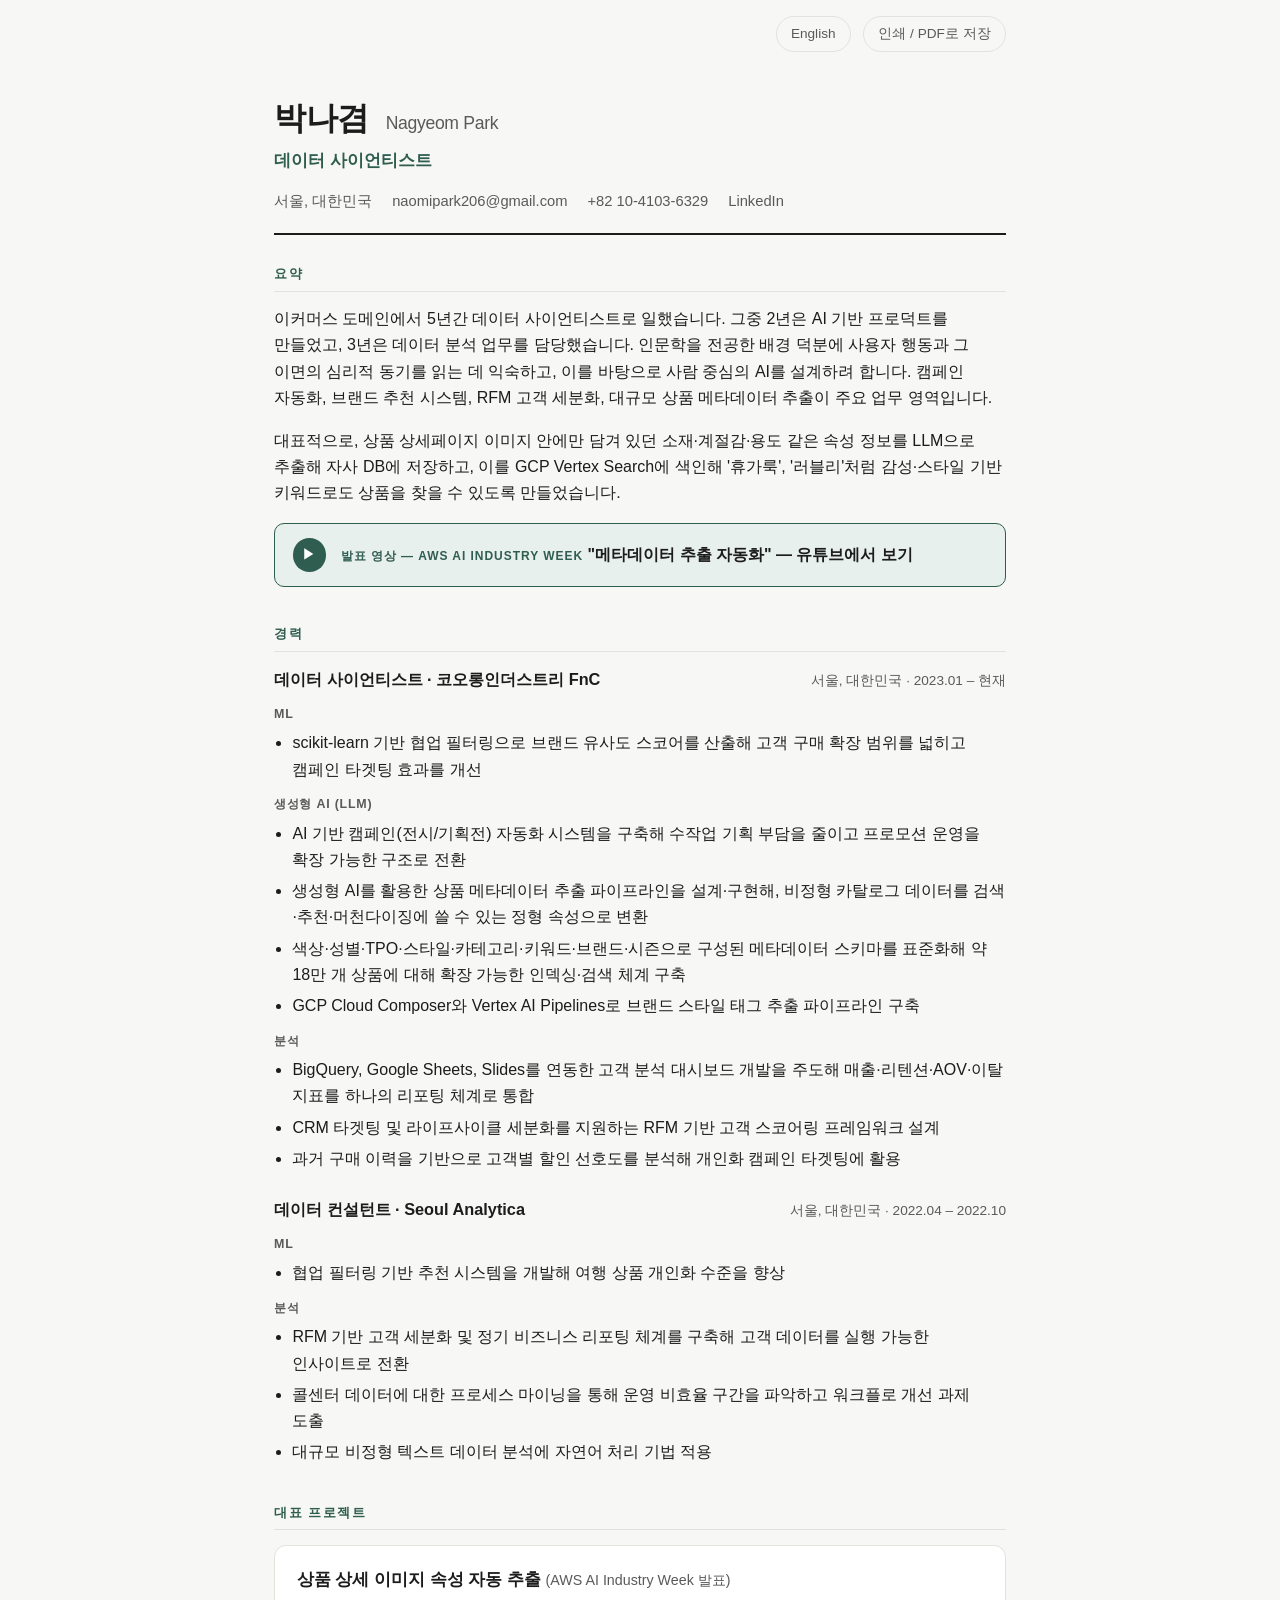
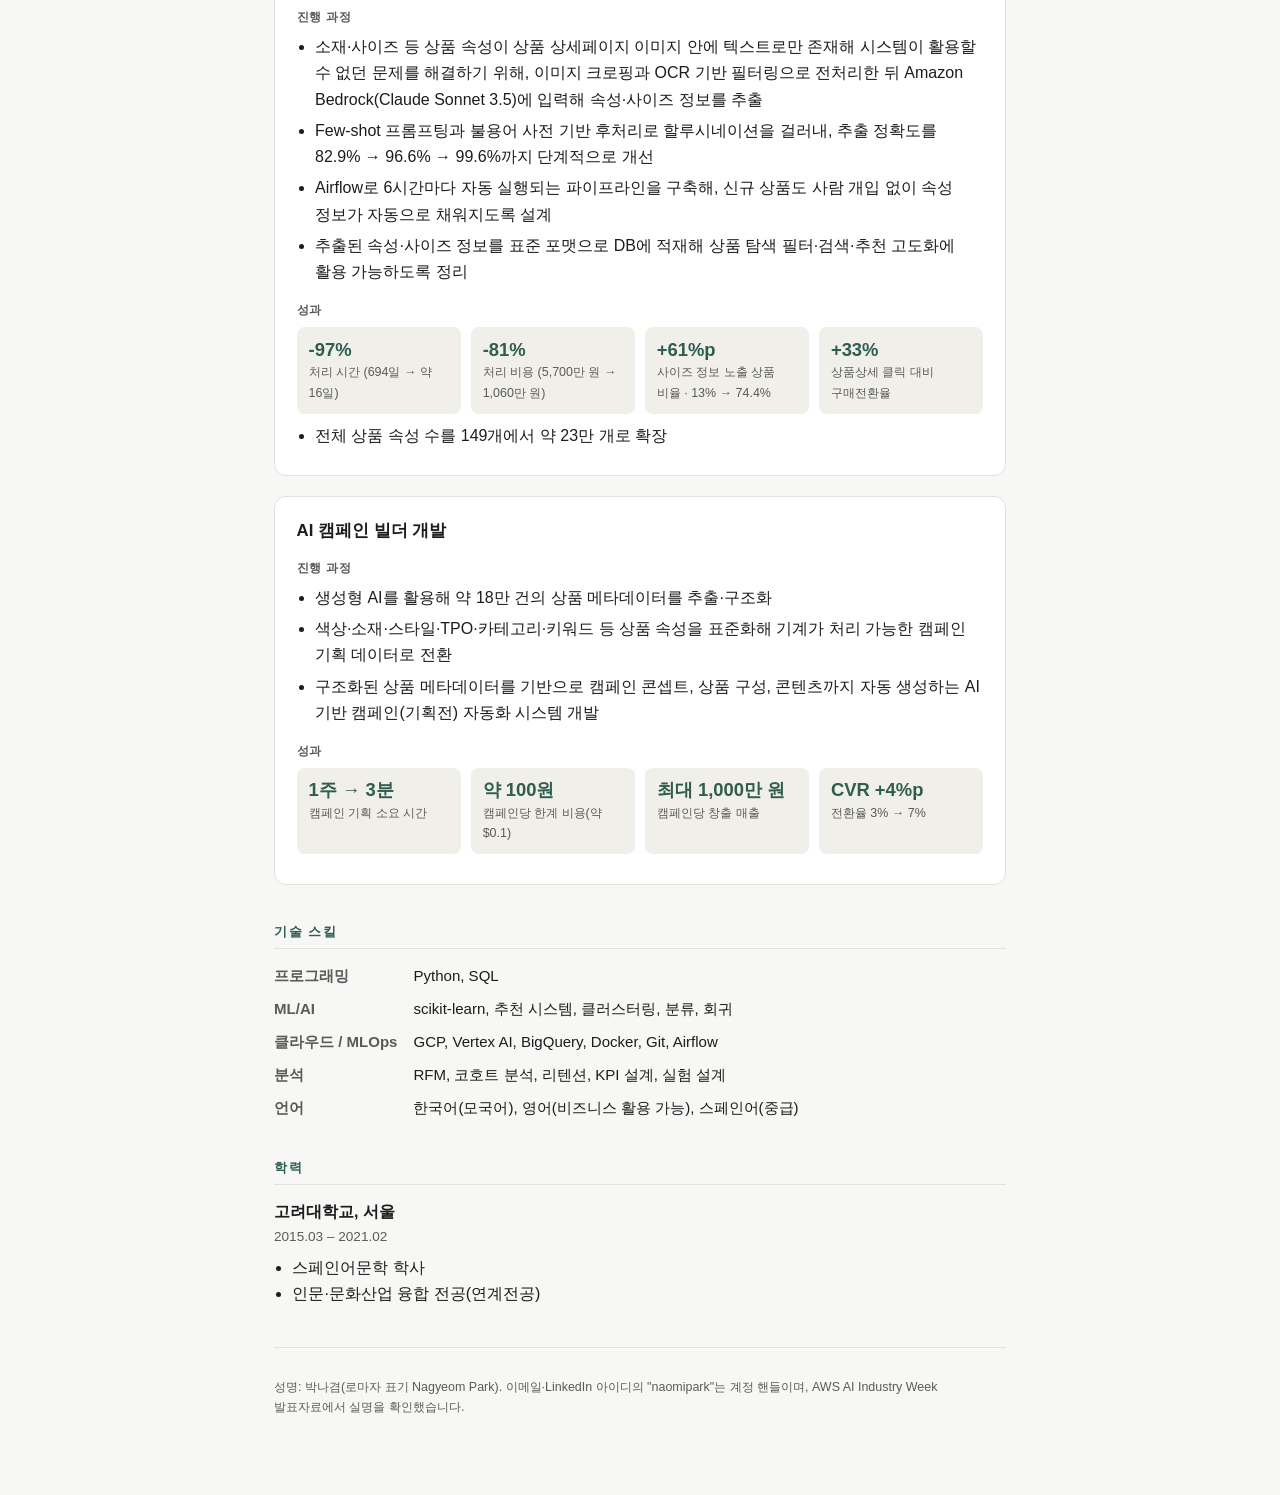
<file: index.html>
<!DOCTYPE html>
<html lang="ko">
<head>
<meta charset="UTF-8">
<meta http-equiv="refresh" content="0; url=index.ko.html">
<meta name="viewport" content="width=device-width, initial-scale=1">
<title>Nagyeom (Naomi) Park — Resume</title>
<link rel="canonical" href="index.ko.html">
</head>
<body>
<p><a href="index.ko.html">한국어 이력서로 이동</a> / <a href="index.en.html">Go to English resume</a></p>
</body>
</html>
</file>
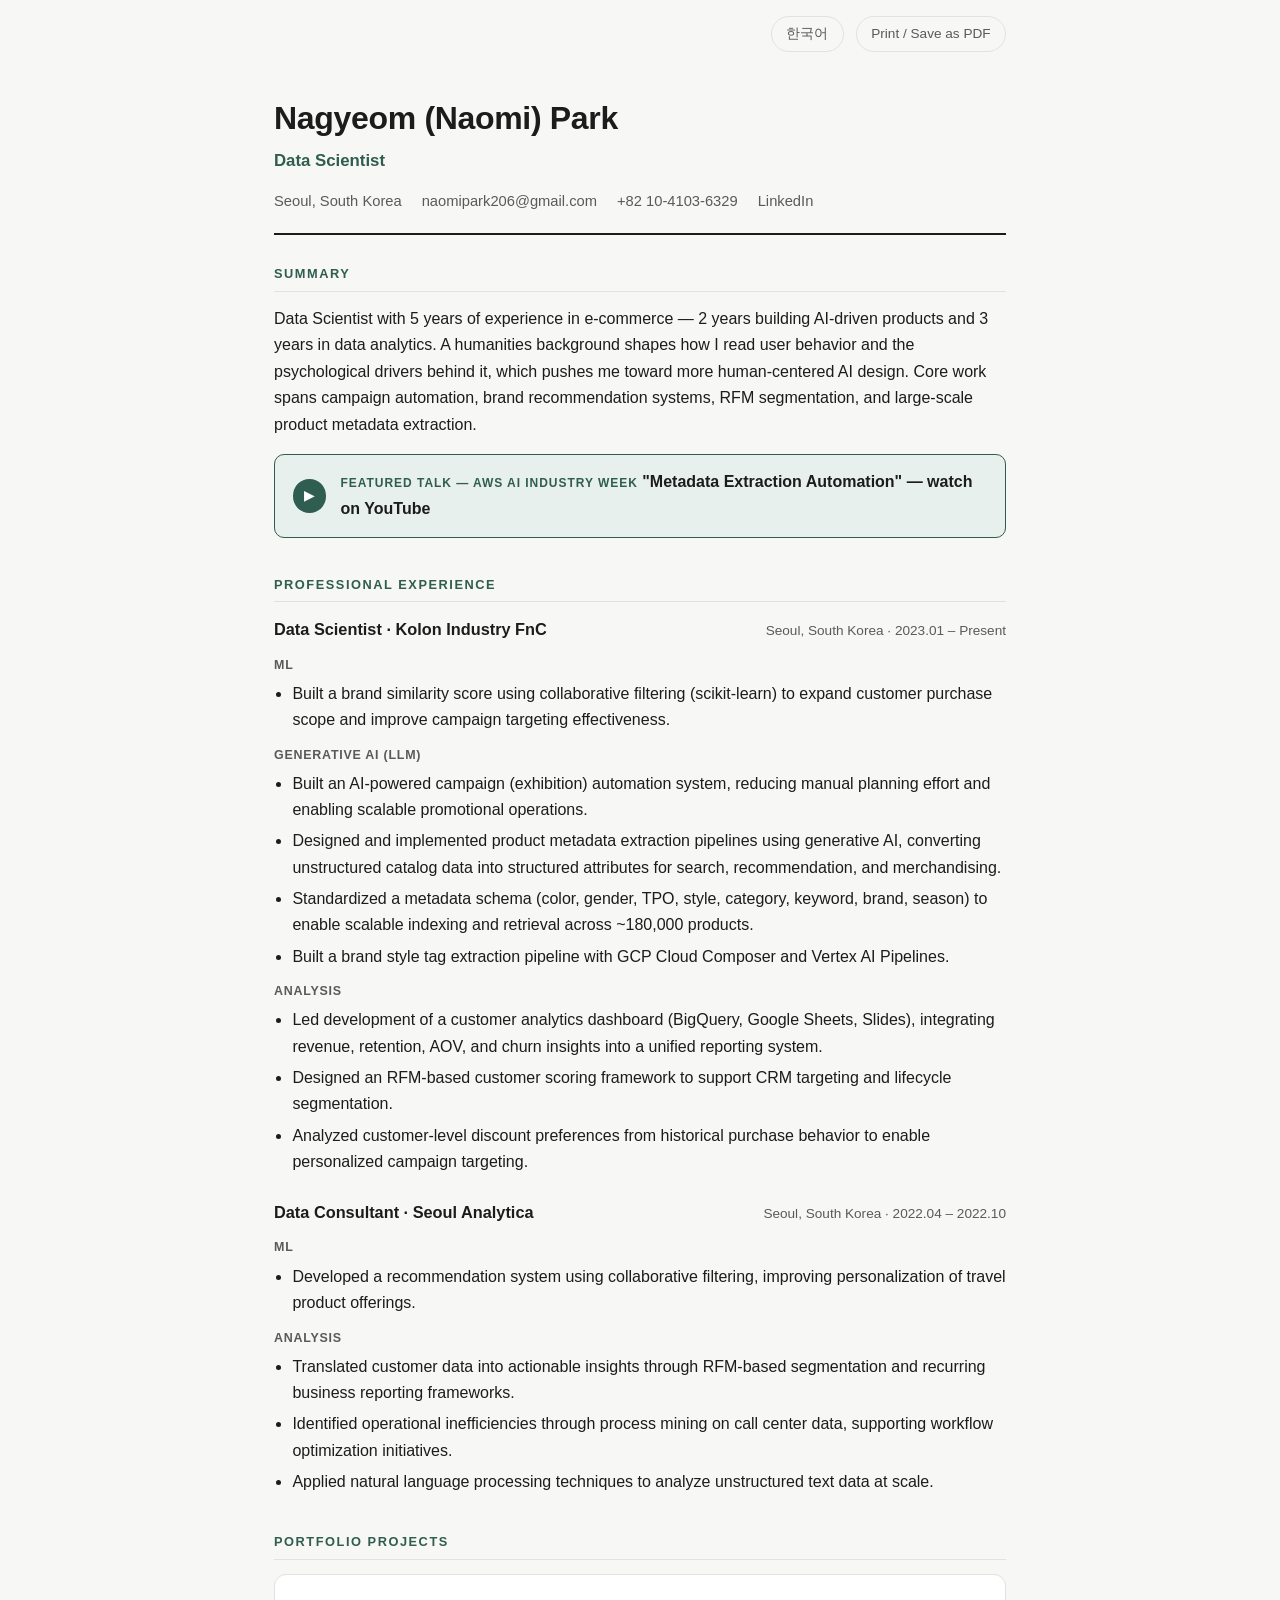
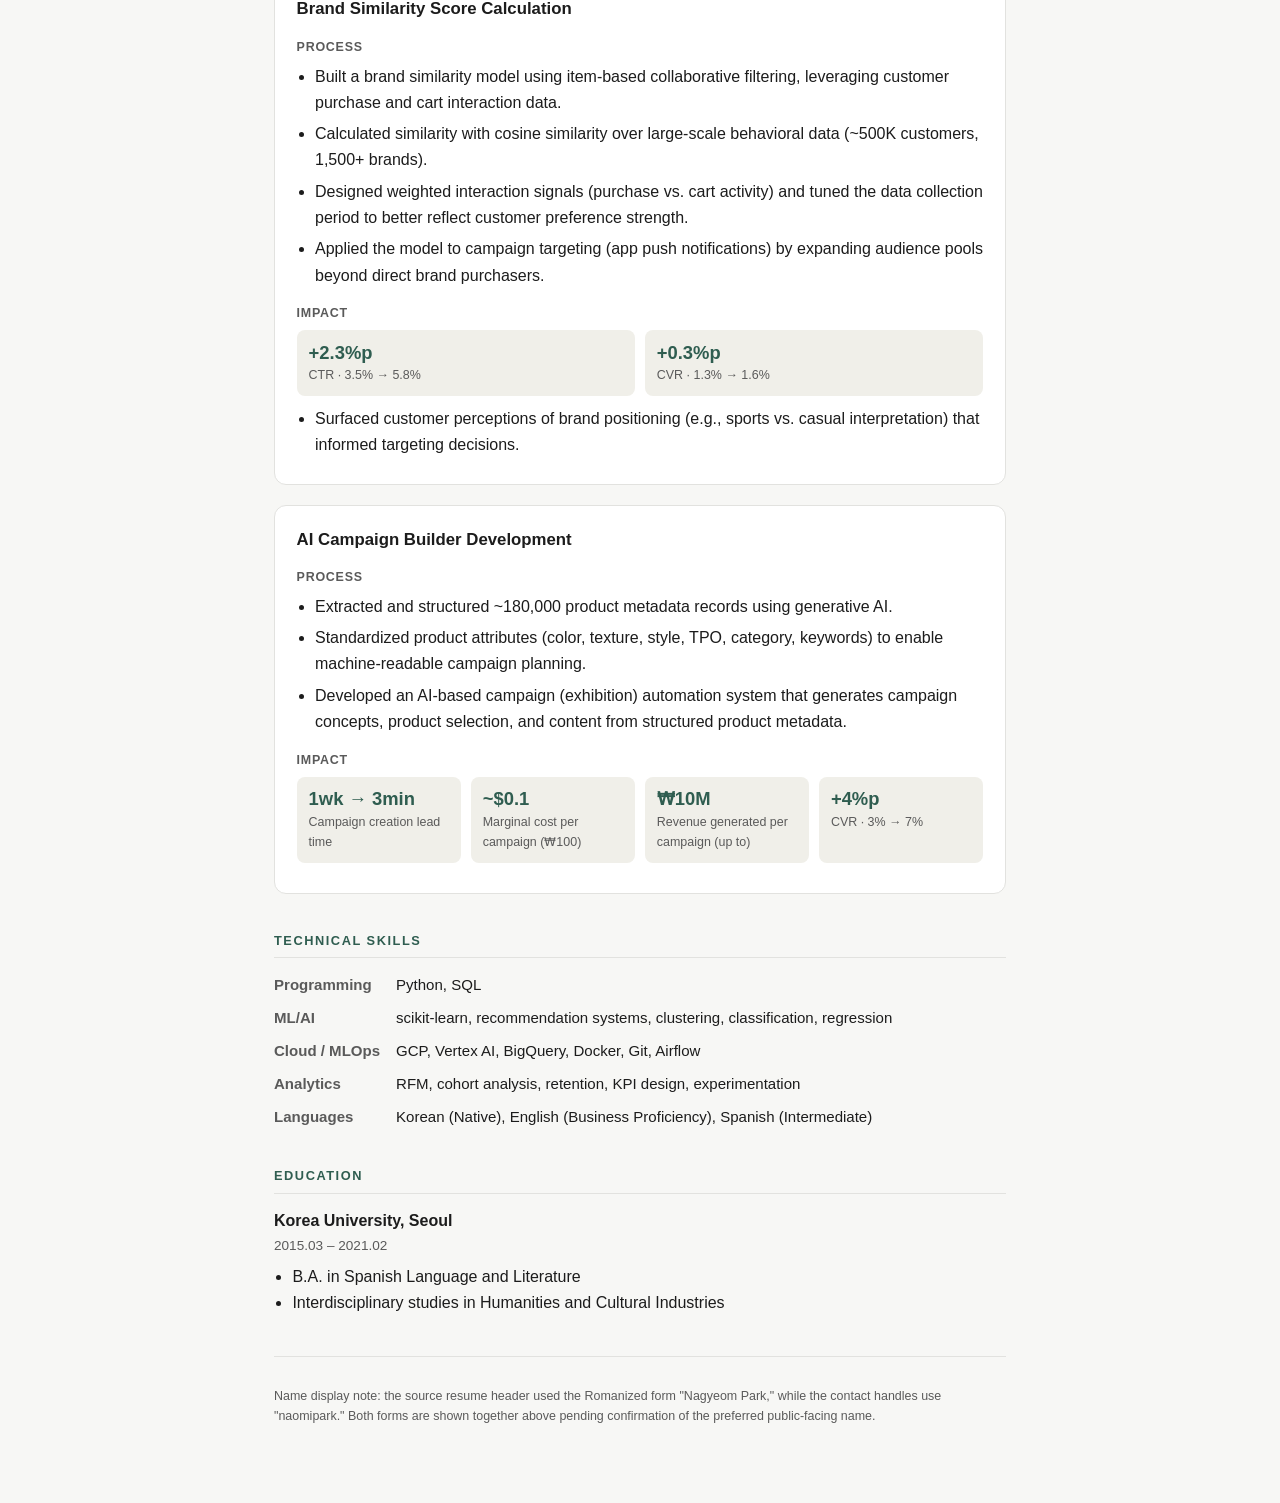
<file: index.en.html>
<!DOCTYPE html>
<html lang="en">
<head>
<meta charset="UTF-8">
<meta name="viewport" content="width=device-width, initial-scale=1">
<title>Nagyeom (Naomi) Park — Data Scientist</title>
<meta name="description" content="Resume and portfolio of Nagyeom (Naomi) Park, Data Scientist — campaign automation, brand recommendation systems, and product metadata extraction.">
<link rel="stylesheet" href="assets/style.css">
</head>
<body>

<div class="topbar">
  <a href="index.ko.html" hreflang="ko">한국어</a>
  <button onclick="window.print()" type="button">Print / Save as PDF</button>
</div>

<main class="page">

  <header class="masthead">
    <h1>Nagyeom (Naomi) Park</h1>
    <div class="role">Data Scientist</div>
    <ul class="contact-list">
      <li>Seoul, South Korea</li>
      <li><a href="mailto:naomipark206@gmail.com">naomipark206@gmail.com</a></li>
      <li><a href="tel:+821041036329">+82 10-4103-6329</a></li>
      <li><a href="https://www.linkedin.com/in/naomipark-24487b247" target="_blank" rel="noopener">LinkedIn</a></li>
    </ul>
  </header>

  <section class="summary">
    <h2 class="section-title">Summary</h2>
    <p>Data Scientist with 5 years of experience in e-commerce — 2 years building AI-driven products and 3 years in data analytics. A humanities background shapes how I read user behavior and the psychological drivers behind it, which pushes me toward more human-centered AI design. Core work spans campaign automation, brand recommendation systems, RFM segmentation, and large-scale product metadata extraction.</p>

    <a class="callout" href="https://youtu.be/ya3NrPPY67w?si=jgMGDJByTdV1jHS6" target="_blank" rel="noopener">
      <span class="play" aria-hidden="true">&#9654;</span>
      <span class="callout-text">
        <span class="label">Featured talk — AWS AI Industry Week</span>
        <span class="title">"Metadata Extraction Automation" — watch on YouTube</span>
      </span>
    </a>
  </section>

  <section class="experience">
    <h2 class="section-title">Professional Experience</h2>

    <div class="job">
      <div class="job-header">
        <span class="job-title">Data Scientist · Kolon Industry FnC</span>
        <span class="job-meta">Seoul, South Korea · 2023.01 – Present</span>
      </div>

      <h4 class="track">ML</h4>
      <ul>
        <li>Built a brand similarity score using collaborative filtering (scikit-learn) to expand customer purchase scope and improve campaign targeting effectiveness.</li>
      </ul>

      <h4 class="track">Generative AI (LLM)</h4>
      <ul>
        <li>Built an AI-powered campaign (exhibition) automation system, reducing manual planning effort and enabling scalable promotional operations.</li>
        <li>Designed and implemented product metadata extraction pipelines using generative AI, converting unstructured catalog data into structured attributes for search, recommendation, and merchandising.</li>
        <li>Standardized a metadata schema (color, gender, TPO, style, category, keyword, brand, season) to enable scalable indexing and retrieval across ~180,000 products.</li>
        <li>Built a brand style tag extraction pipeline with GCP Cloud Composer and Vertex AI Pipelines.</li>
      </ul>

      <h4 class="track">Analysis</h4>
      <ul>
        <li>Led development of a customer analytics dashboard (BigQuery, Google Sheets, Slides), integrating revenue, retention, AOV, and churn insights into a unified reporting system.</li>
        <li>Designed an RFM-based customer scoring framework to support CRM targeting and lifecycle segmentation.</li>
        <li>Analyzed customer-level discount preferences from historical purchase behavior to enable personalized campaign targeting.</li>
      </ul>
    </div>

    <div class="job">
      <div class="job-header">
        <span class="job-title">Data Consultant · Seoul Analytica</span>
        <span class="job-meta">Seoul, South Korea · 2022.04 – 2022.10</span>
      </div>

      <h4 class="track">ML</h4>
      <ul>
        <li>Developed a recommendation system using collaborative filtering, improving personalization of travel product offerings.</li>
      </ul>

      <h4 class="track">Analysis</h4>
      <ul>
        <li>Translated customer data into actionable insights through RFM-based segmentation and recurring business reporting frameworks.</li>
        <li>Identified operational inefficiencies through process mining on call center data, supporting workflow optimization initiatives.</li>
        <li>Applied natural language processing techniques to analyze unstructured text data at scale.</li>
      </ul>
    </div>
  </section>

  <section class="portfolio">
    <h2 class="section-title">Portfolio Projects</h2>

    <article class="project">
      <h3>Brand Similarity Score Calculation</h3>

      <h4 class="subhead">Process</h4>
      <ul>
        <li>Built a brand similarity model using item-based collaborative filtering, leveraging customer purchase and cart interaction data.</li>
        <li>Calculated similarity with cosine similarity over large-scale behavioral data (~500K customers, 1,500+ brands).</li>
        <li>Designed weighted interaction signals (purchase vs. cart activity) and tuned the data collection period to better reflect customer preference strength.</li>
        <li>Applied the model to campaign targeting (app push notifications) by expanding audience pools beyond direct brand purchasers.</li>
      </ul>

      <h4 class="subhead">Impact</h4>
      <div class="impact-grid">
        <div class="stat">
          <span class="stat-number">+2.3%p</span>
          <span class="stat-label">CTR · 3.5% → 5.8%</span>
        </div>
        <div class="stat">
          <span class="stat-number">+0.3%p</span>
          <span class="stat-label">CVR · 1.3% → 1.6%</span>
        </div>
      </div>
      <ul>
        <li>Surfaced customer perceptions of brand positioning (e.g., sports vs. casual interpretation) that informed targeting decisions.</li>
      </ul>
    </article>

    <article class="project">
      <h3>AI Campaign Builder Development</h3>

      <h4 class="subhead">Process</h4>
      <ul>
        <li>Extracted and structured ~180,000 product metadata records using generative AI.</li>
        <li>Standardized product attributes (color, texture, style, TPO, category, keywords) to enable machine-readable campaign planning.</li>
        <li>Developed an AI-based campaign (exhibition) automation system that generates campaign concepts, product selection, and content from structured product metadata.</li>
      </ul>

      <h4 class="subhead">Impact</h4>
      <div class="impact-grid">
        <div class="stat">
          <span class="stat-number">1wk → 3min</span>
          <span class="stat-label">Campaign creation lead time</span>
        </div>
        <div class="stat">
          <span class="stat-number">~$0.1</span>
          <span class="stat-label">Marginal cost per campaign (₩100)</span>
        </div>
        <div class="stat">
          <span class="stat-number">₩10M</span>
          <span class="stat-label">Revenue generated per campaign (up to)</span>
        </div>
        <div class="stat">
          <span class="stat-number">+4%p</span>
          <span class="stat-label">CVR · 3% → 7%</span>
        </div>
      </div>
    </article>
  </section>

  <section class="skills">
    <h2 class="section-title">Technical Skills</h2>
    <dl class="skills-table">
      <dt>Programming</dt>
      <dd>Python, SQL</dd>
      <dt>ML/AI</dt>
      <dd>scikit-learn, recommendation systems, clustering, classification, regression</dd>
      <dt>Cloud / MLOps</dt>
      <dd>GCP, Vertex AI, BigQuery, Docker, Git, Airflow</dd>
      <dt>Analytics</dt>
      <dd>RFM, cohort analysis, retention, KPI design, experimentation</dd>
      <dt>Languages</dt>
      <dd>Korean (Native), English (Business Proficiency), Spanish (Intermediate)</dd>
    </dl>
  </section>

  <section class="edu">
    <h2 class="section-title">Education</h2>
    <div class="edu-school">Korea University, Seoul</div>
    <div class="edu-meta">2015.03 – 2021.02</div>
    <ul>
      <li>B.A. in Spanish Language and Literature</li>
      <li>Interdisciplinary studies in Humanities and Cultural Industries</li>
    </ul>
  </section>

  <footer class="page-footer">
    <p>Name display note: the source resume header used the Romanized form "Nagyeom Park," while the contact handles use "naomipark." Both forms are shown together above pending confirmation of the preferred public-facing name.</p>
  </footer>

</main>
</body>
</html>
</file>
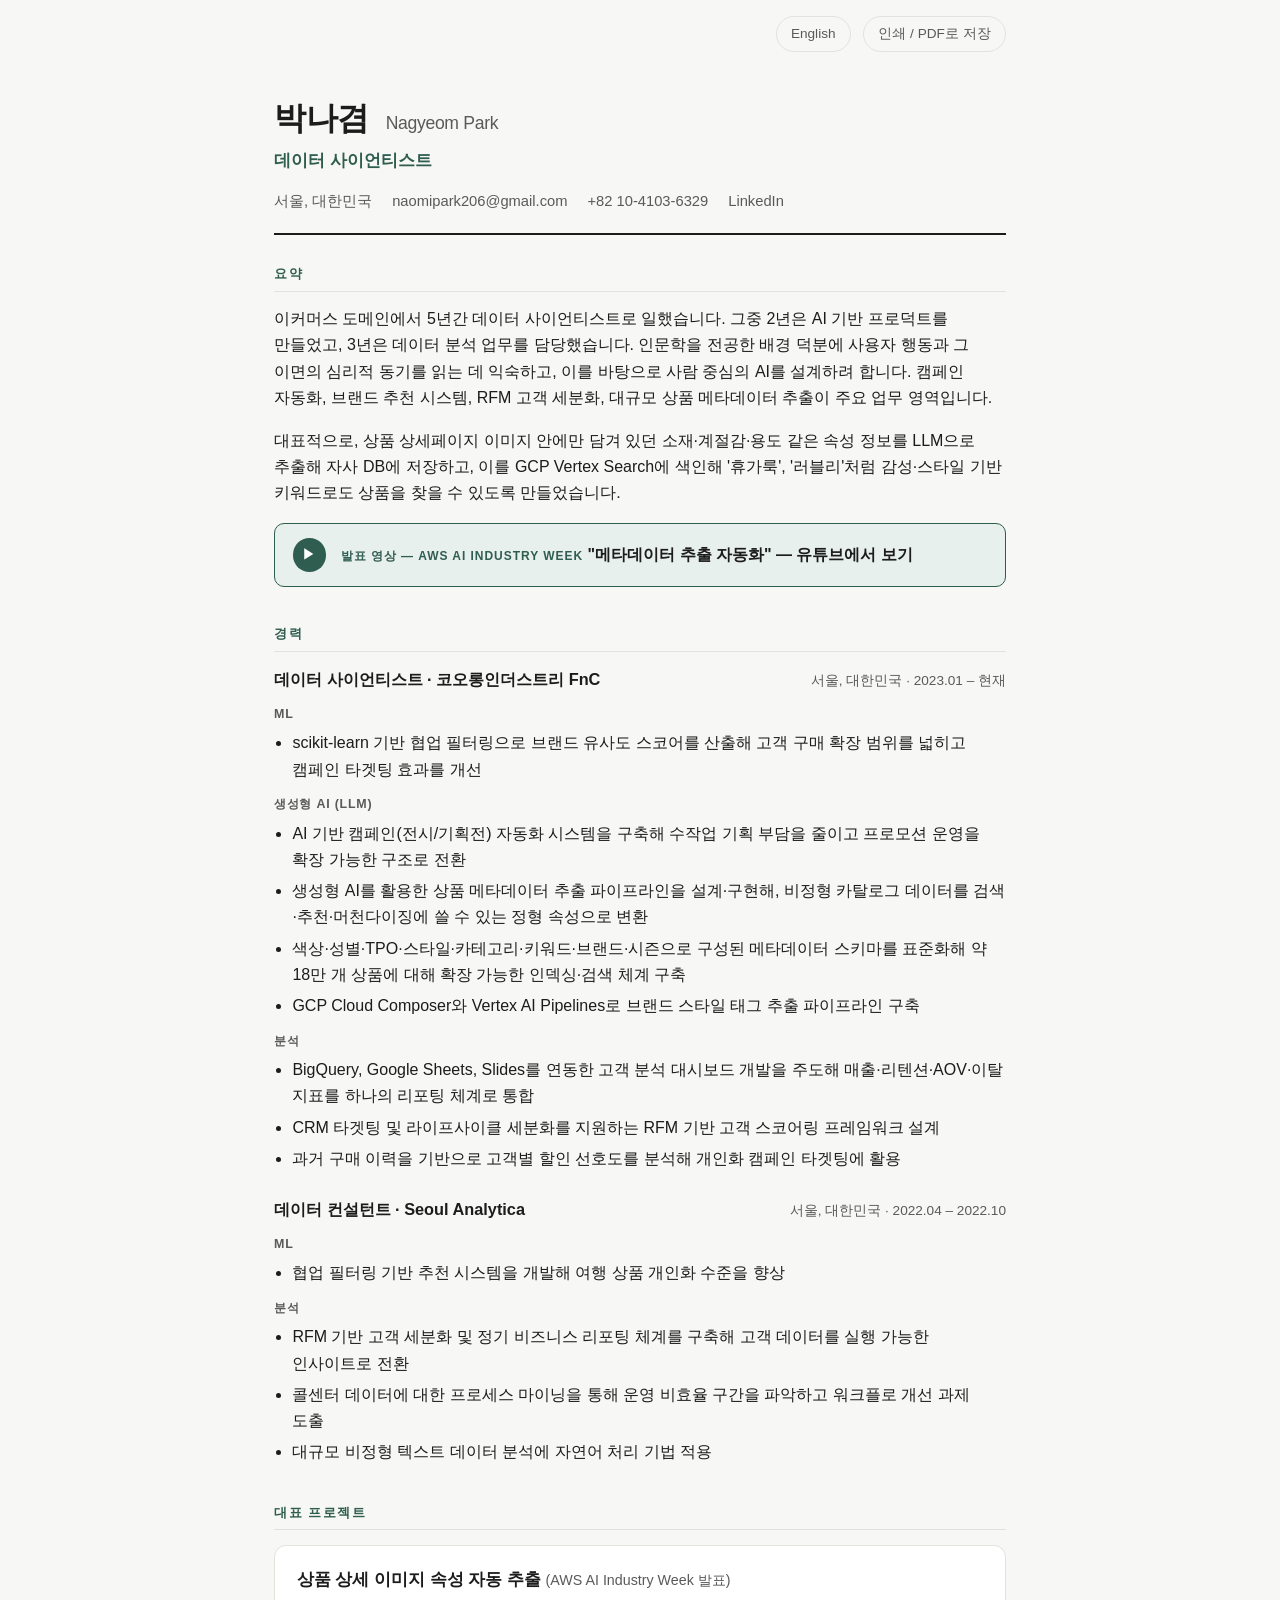
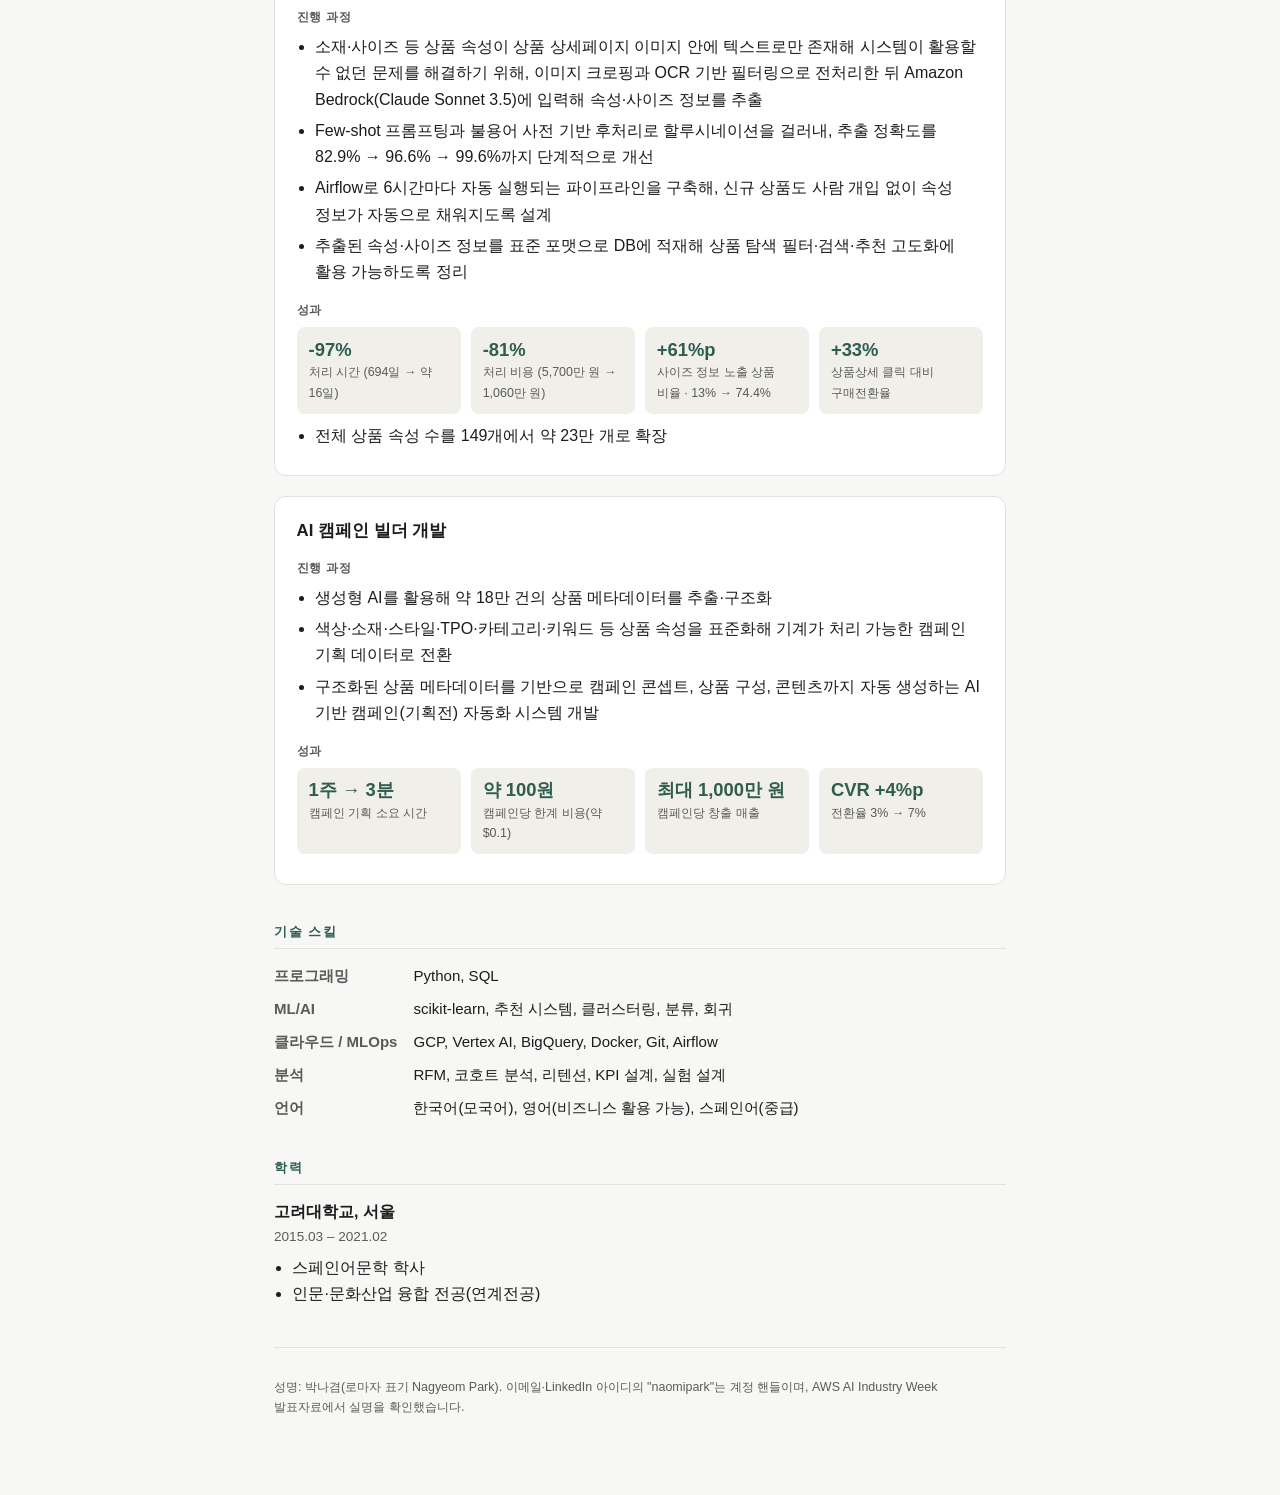
<file: index.ko.html>
<!DOCTYPE html>
<html lang="ko">
<head>
<meta charset="UTF-8">
<meta name="viewport" content="width=device-width, initial-scale=1">
<title>박나겸 — 데이터 사이언티스트</title>
<meta name="description" content="데이터 사이언티스트 박나겸(Nagyeom Park)의 이력서 및 포트폴리오 — 캠페인 자동화, 브랜드 추천 시스템, 상품 메타데이터 추출.">
<link rel="stylesheet" href="assets/style.css">
</head>
<body>

<div class="topbar">
  <a href="index.en.html" hreflang="en">English</a>
  <button onclick="window.print()" type="button">인쇄 / PDF로 저장</button>
</div>

<main class="page">

  <header class="masthead">
    <h1>박나겸 <span class="name-en">Nagyeom Park</span></h1>
    <div class="role">데이터 사이언티스트</div>
    <ul class="contact-list">
      <li>서울, 대한민국</li>
      <li><a href="mailto:naomipark206@gmail.com">naomipark206@gmail.com</a></li>
      <li><a href="tel:+821041036329">+82 10-4103-6329</a></li>
      <li><a href="https://www.linkedin.com/in/naomipark-24487b247" target="_blank" rel="noopener">LinkedIn</a></li>
    </ul>
  </header>

  <section class="summary">
    <h2 class="section-title">요약</h2>
    <p>이커머스 도메인에서 5년간 데이터 사이언티스트로 일했습니다. 그중 2년은 AI 기반 프로덕트를 만들었고, 3년은 데이터 분석 업무를 담당했습니다. 인문학을 전공한 배경 덕분에 사용자 행동과 그 이면의 심리적 동기를 읽는 데 익숙하고, 이를 바탕으로 사람 중심의 AI를 설계하려 합니다. 캠페인 자동화, 브랜드 추천 시스템, RFM 고객 세분화, 대규모 상품 메타데이터 추출이 주요 업무 영역입니다.</p>
    <p>대표적으로, 상품 상세페이지 이미지 안에만 담겨 있던 소재·계절감·용도 같은 속성 정보를 LLM으로 추출해 자사 DB에 저장하고, 이를 GCP Vertex Search에 색인해 '휴가룩', '러블리'처럼 감성·스타일 기반 키워드로도 상품을 찾을 수 있도록 만들었습니다.</p>

    <a class="callout" href="https://youtu.be/ya3NrPPY67w?si=jgMGDJByTdV1jHS6" target="_blank" rel="noopener">
      <span class="play" aria-hidden="true">&#9654;</span>
      <span class="callout-text">
        <span class="label">발표 영상 — AWS AI Industry Week</span>
        <span class="title">"메타데이터 추출 자동화" — 유튜브에서 보기</span>
      </span>
    </a>
  </section>

  <section class="experience">
    <h2 class="section-title">경력</h2>

    <div class="job">
      <div class="job-header">
        <span class="job-title">데이터 사이언티스트 · 코오롱인더스트리 FnC</span>
        <span class="job-meta">서울, 대한민국 · 2023.01 – 현재</span>
      </div>

      <h4 class="track">ML</h4>
      <ul>
        <li>scikit-learn 기반 협업 필터링으로 브랜드 유사도 스코어를 산출해 고객 구매 확장 범위를 넓히고 캠페인 타겟팅 효과를 개선</li>
      </ul>

      <h4 class="track">생성형 AI (LLM)</h4>
      <ul>
        <li>AI 기반 캠페인(전시/기획전) 자동화 시스템을 구축해 수작업 기획 부담을 줄이고 프로모션 운영을 확장 가능한 구조로 전환</li>
        <li>생성형 AI를 활용한 상품 메타데이터 추출 파이프라인을 설계·구현해, 비정형 카탈로그 데이터를 검색·추천·머천다이징에 쓸 수 있는 정형 속성으로 변환</li>
        <li>색상·성별·TPO·스타일·카테고리·키워드·브랜드·시즌으로 구성된 메타데이터 스키마를 표준화해 약 18만 개 상품에 대해 확장 가능한 인덱싱·검색 체계 구축</li>
        <li>GCP Cloud Composer와 Vertex AI Pipelines로 브랜드 스타일 태그 추출 파이프라인 구축</li>
      </ul>

      <h4 class="track">분석</h4>
      <ul>
        <li>BigQuery, Google Sheets, Slides를 연동한 고객 분석 대시보드 개발을 주도해 매출·리텐션·AOV·이탈 지표를 하나의 리포팅 체계로 통합</li>
        <li>CRM 타겟팅 및 라이프사이클 세분화를 지원하는 RFM 기반 고객 스코어링 프레임워크 설계</li>
        <li>과거 구매 이력을 기반으로 고객별 할인 선호도를 분석해 개인화 캠페인 타겟팅에 활용</li>
      </ul>
    </div>

    <div class="job">
      <div class="job-header">
        <span class="job-title">데이터 컨설턴트 · Seoul Analytica</span>
        <span class="job-meta">서울, 대한민국 · 2022.04 – 2022.10</span>
      </div>

      <h4 class="track">ML</h4>
      <ul>
        <li>협업 필터링 기반 추천 시스템을 개발해 여행 상품 개인화 수준을 향상</li>
      </ul>

      <h4 class="track">분석</h4>
      <ul>
        <li>RFM 기반 고객 세분화 및 정기 비즈니스 리포팅 체계를 구축해 고객 데이터를 실행 가능한 인사이트로 전환</li>
        <li>콜센터 데이터에 대한 프로세스 마이닝을 통해 운영 비효율 구간을 파악하고 워크플로 개선 과제 도출</li>
        <li>대규모 비정형 텍스트 데이터 분석에 자연어 처리 기법 적용</li>
      </ul>
    </div>
  </section>

  <section class="portfolio">
    <h2 class="section-title">대표 프로젝트</h2>

    <article class="project">
      <h3>상품 상세 이미지 속성 자동 추출 <span style="font-weight:400;color:var(--color-text-muted);font-size:0.85em;">(AWS AI Industry Week 발표)</span></h3>

      <h4 class="subhead">진행 과정</h4>
      <ul>
        <li>소재·사이즈 등 상품 속성이 상품 상세페이지 이미지 안에 텍스트로만 존재해 시스템이 활용할 수 없던 문제를 해결하기 위해, 이미지 크로핑과 OCR 기반 필터링으로 전처리한 뒤 Amazon Bedrock(Claude Sonnet 3.5)에 입력해 속성·사이즈 정보를 추출</li>
        <li>Few-shot 프롬프팅과 불용어 사전 기반 후처리로 할루시네이션을 걸러내, 추출 정확도를 82.9% → 96.6% → 99.6%까지 단계적으로 개선</li>
        <li>Airflow로 6시간마다 자동 실행되는 파이프라인을 구축해, 신규 상품도 사람 개입 없이 속성 정보가 자동으로 채워지도록 설계</li>
        <li>추출된 속성·사이즈 정보를 표준 포맷으로 DB에 적재해 상품 탐색 필터·검색·추천 고도화에 활용 가능하도록 정리</li>
      </ul>

      <h4 class="subhead">성과</h4>
      <div class="impact-grid">
        <div class="stat">
          <span class="stat-number">-97%</span>
          <span class="stat-label">처리 시간 (694일 → 약 16일)</span>
        </div>
        <div class="stat">
          <span class="stat-number">-81%</span>
          <span class="stat-label">처리 비용 (5,700만 원 → 1,060만 원)</span>
        </div>
        <div class="stat">
          <span class="stat-number">+61%p</span>
          <span class="stat-label">사이즈 정보 노출 상품 비율 · 13% → 74.4%</span>
        </div>
        <div class="stat">
          <span class="stat-number">+33%</span>
          <span class="stat-label">상품상세 클릭 대비 구매전환율</span>
        </div>
      </div>
      <ul>
        <li>전체 상품 속성 수를 149개에서 약 23만 개로 확장</li>
      </ul>
    </article>

    <article class="project">
      <h3>AI 캠페인 빌더 개발</h3>

      <h4 class="subhead">진행 과정</h4>
      <ul>
        <li>생성형 AI를 활용해 약 18만 건의 상품 메타데이터를 추출·구조화</li>
        <li>색상·소재·스타일·TPO·카테고리·키워드 등 상품 속성을 표준화해 기계가 처리 가능한 캠페인 기획 데이터로 전환</li>
        <li>구조화된 상품 메타데이터를 기반으로 캠페인 콘셉트, 상품 구성, 콘텐츠까지 자동 생성하는 AI 기반 캠페인(기획전) 자동화 시스템 개발</li>
      </ul>

      <h4 class="subhead">성과</h4>
      <div class="impact-grid">
        <div class="stat">
          <span class="stat-number">1주 → 3분</span>
          <span class="stat-label">캠페인 기획 소요 시간</span>
        </div>
        <div class="stat">
          <span class="stat-number">약 100원</span>
          <span class="stat-label">캠페인당 한계 비용(약 $0.1)</span>
        </div>
        <div class="stat">
          <span class="stat-number">최대 1,000만 원</span>
          <span class="stat-label">캠페인당 창출 매출</span>
        </div>
        <div class="stat">
          <span class="stat-number">CVR +4%p</span>
          <span class="stat-label">전환율 3% → 7%</span>
        </div>
      </div>
    </article>

  </section>

  <section class="skills">
    <h2 class="section-title">기술 스킬</h2>
    <dl class="skills-table">
      <dt>프로그래밍</dt>
      <dd>Python, SQL</dd>
      <dt>ML/AI</dt>
      <dd>scikit-learn, 추천 시스템, 클러스터링, 분류, 회귀</dd>
      <dt>클라우드 / MLOps</dt>
      <dd>GCP, Vertex AI, BigQuery, Docker, Git, Airflow</dd>
      <dt>분석</dt>
      <dd>RFM, 코호트 분석, 리텐션, KPI 설계, 실험 설계</dd>
      <dt>언어</dt>
      <dd>한국어(모국어), 영어(비즈니스 활용 가능), 스페인어(중급)</dd>
    </dl>
  </section>

  <section class="edu">
    <h2 class="section-title">학력</h2>
    <div class="edu-school">고려대학교, 서울</div>
    <div class="edu-meta">2015.03 – 2021.02</div>
    <ul>
      <li>스페인어문학 학사</li>
      <li>인문·문화산업 융합 전공(연계전공)</li>
    </ul>
  </section>

  <footer class="page-footer">
    <p>성명: 박나겸(로마자 표기 Nagyeom Park). 이메일·LinkedIn 아이디의 "naomipark"는 계정 핸들이며, AWS AI Industry Week 발표자료에서 실명을 확인했습니다.</p>
  </footer>

</main>
</body>
</html>
</file>
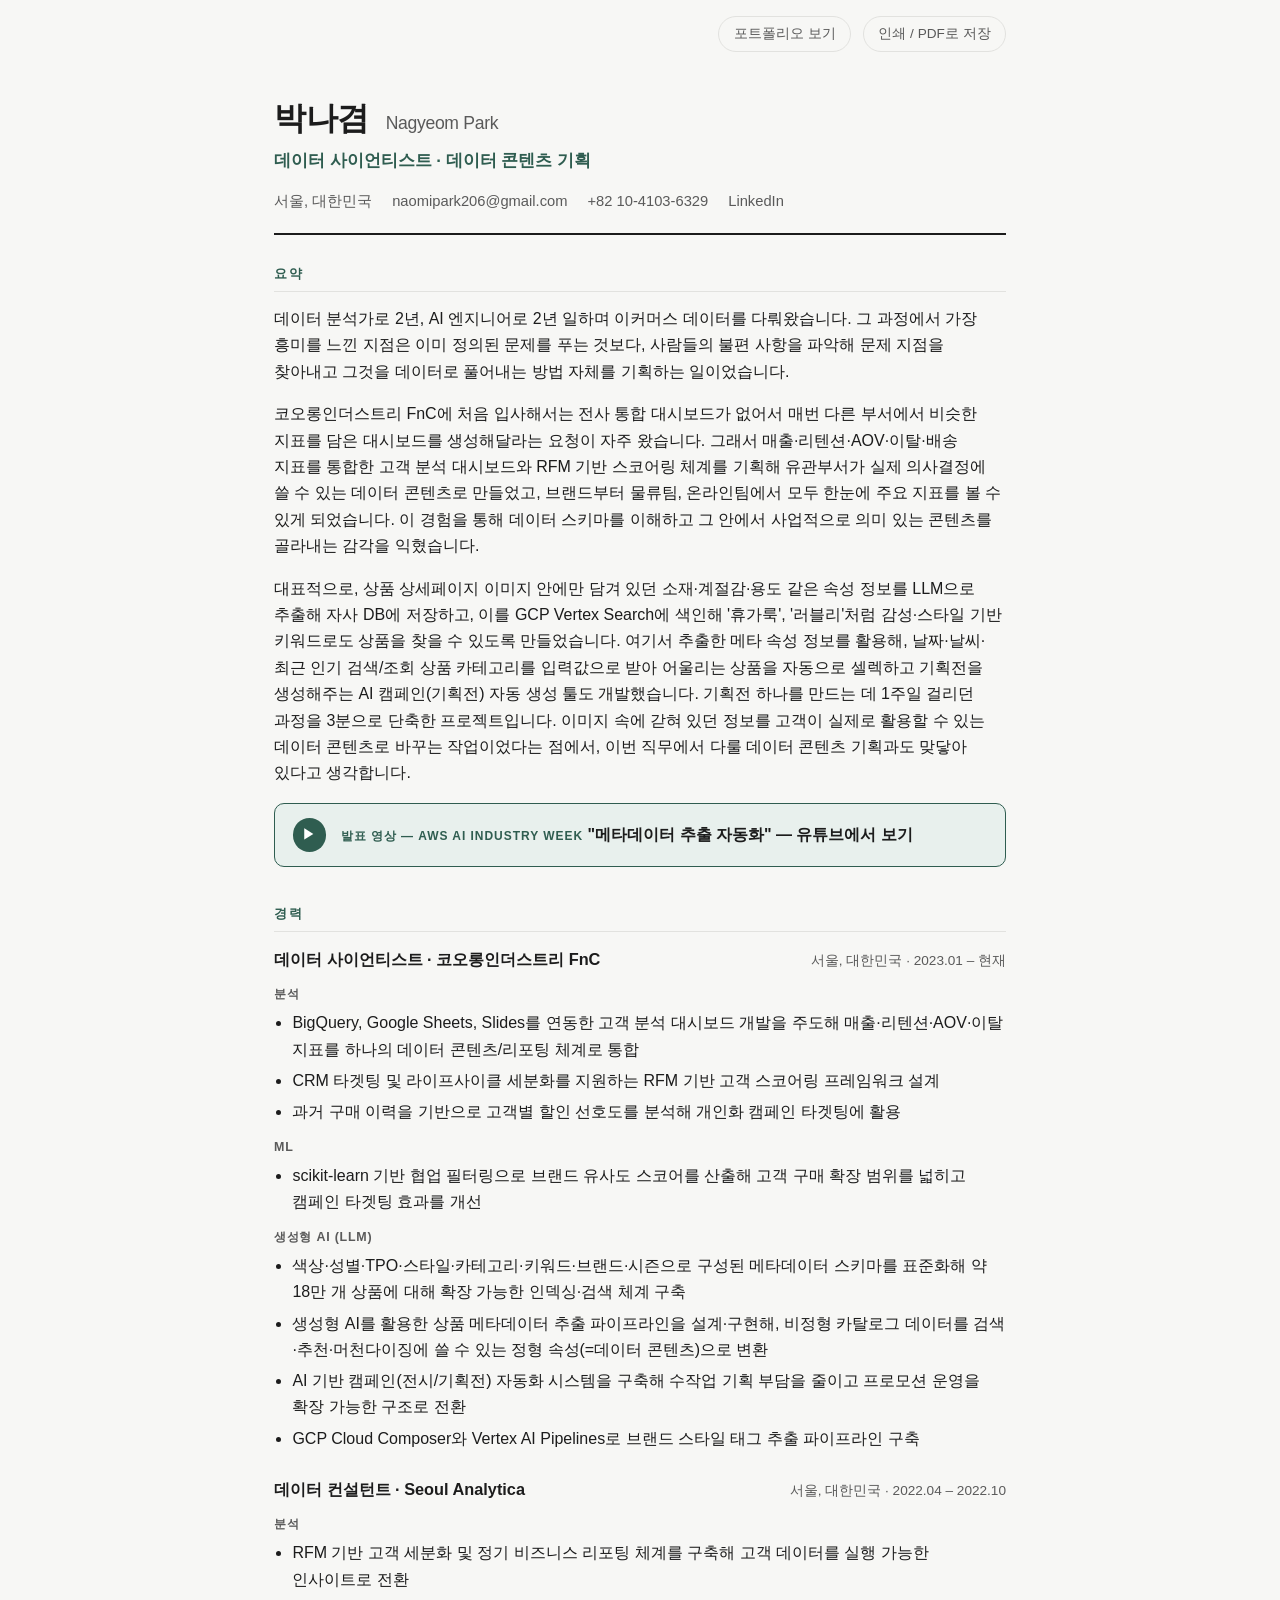
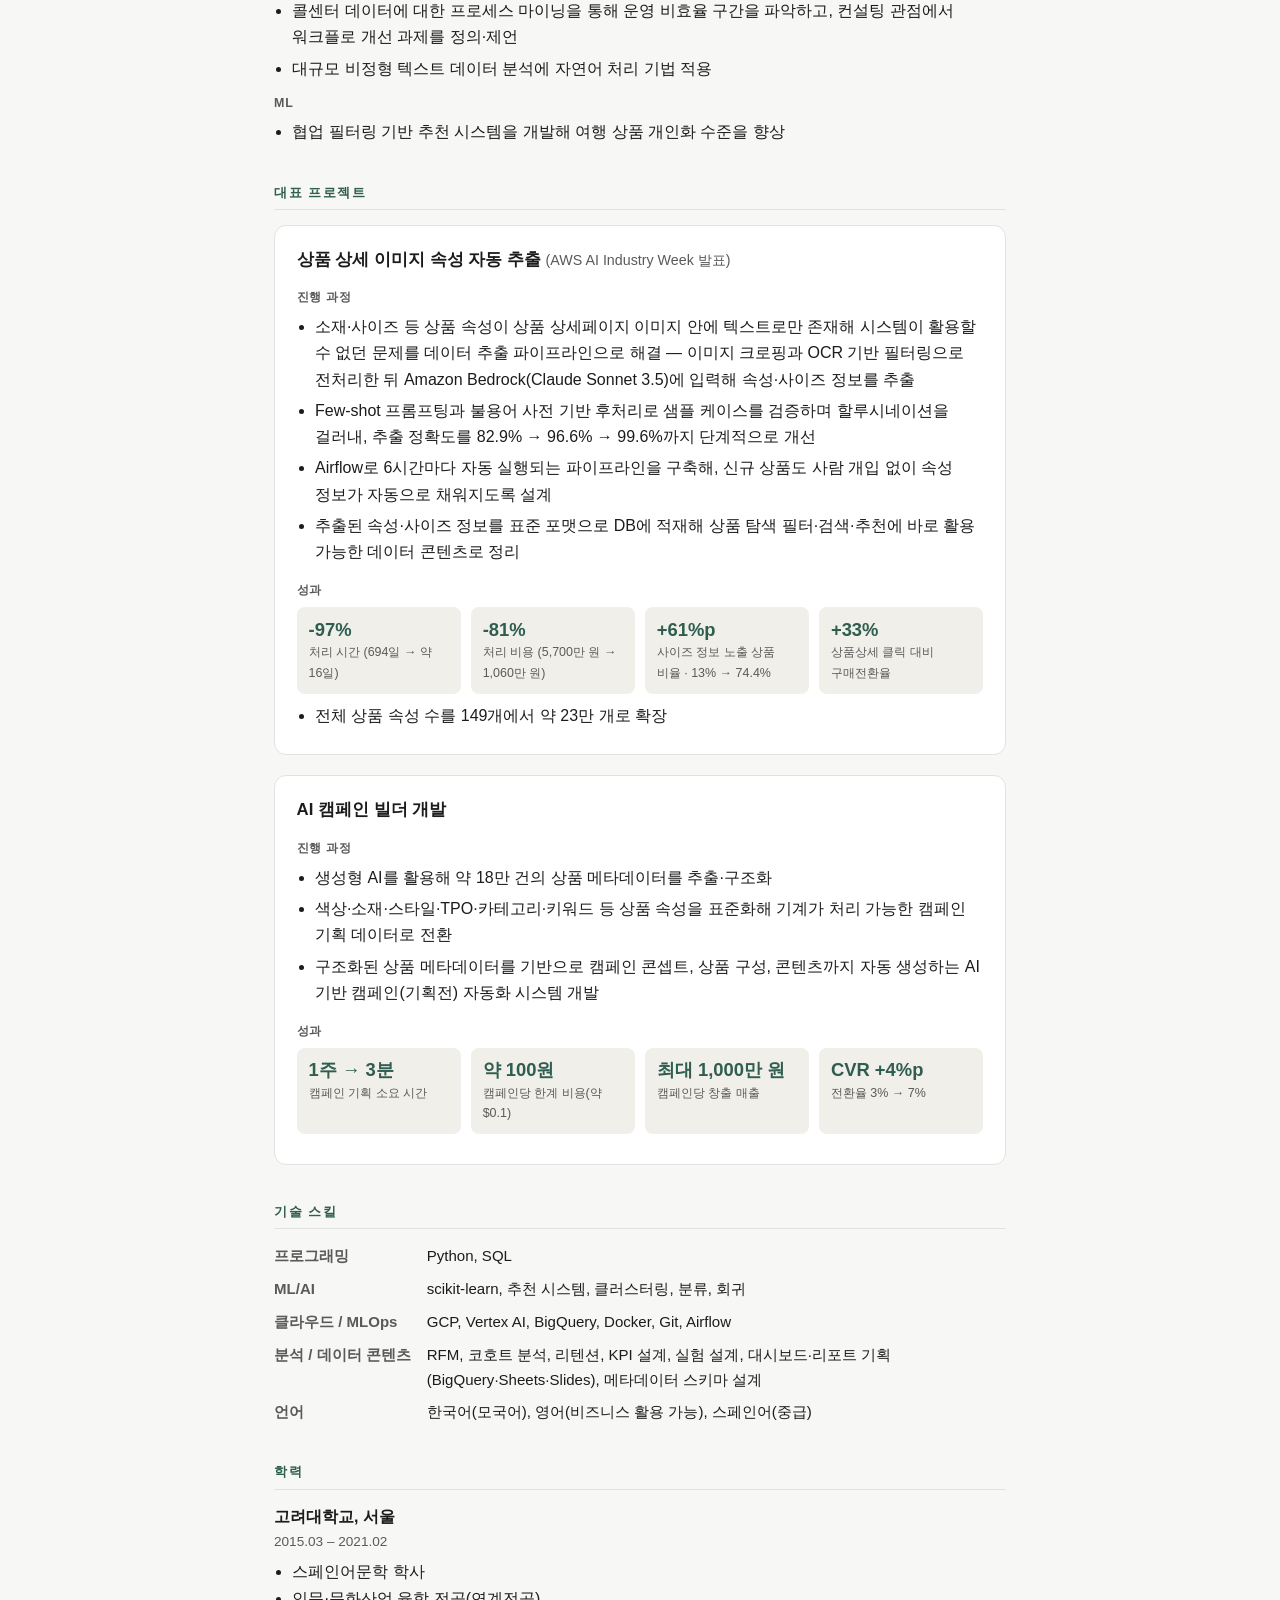
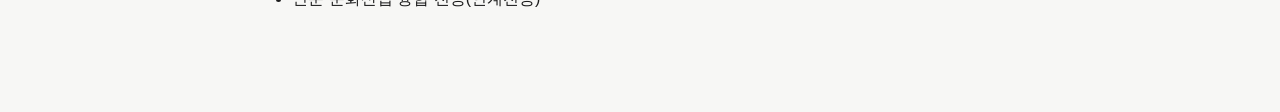
<file: index.ko.oliveyoung.html>
<!DOCTYPE html>
<html lang="ko">
<head>
<meta charset="UTF-8">
<meta name="viewport" content="width=device-width, initial-scale=1">
<title>박나겸 — 올리브영 파트너서비스사업팀 지원용</title>
<meta name="description" content="올리브영 리테일미디어플랫폼 사업부 · 파트너서비스사업팀 지원용 이력서 — 박나겸(Nagyeom Park).">
<link rel="stylesheet" href="assets/style.css">
</head>
<body>

<div class="topbar">
  <a href="portfolio.ko.html">포트폴리오 보기</a>
  <button onclick="window.print()" type="button">인쇄 / PDF로 저장</button>
</div>

<main class="page">

  <header class="masthead">
    <h1>박나겸 <span class="name-en">Nagyeom Park</span></h1>
    <div class="role">데이터 사이언티스트 · 데이터 콘텐츠 기획</div>
    <ul class="contact-list">
      <li>서울, 대한민국</li>
      <li><a href="mailto:naomipark206@gmail.com">naomipark206@gmail.com</a></li>
      <li><a href="tel:+821041036329">+82 10-4103-6329</a></li>
      <li><a href="https://www.linkedin.com/in/naomipark-24487b247" target="_blank" rel="noopener">LinkedIn</a></li>
    </ul>
  </header>

  <section class="summary">
    <h2 class="section-title">요약</h2>
    <p>데이터 분석가로 2년, AI 엔지니어로 2년 일하며 이커머스 데이터를 다뤄왔습니다. 그 과정에서 가장 흥미를 느낀 지점은 이미 정의된 문제를 푸는 것보다, 사람들의 불편 사항을 파악해 문제 지점을 찾아내고 그것을 데이터로 풀어내는 방법 자체를 기획하는 일이었습니다.</p>
    <p>코오롱인더스트리 FnC에 처음 입사해서는 전사 통합 대시보드가 없어서 매번 다른 부서에서 비슷한 지표를 담은 대시보드를 생성해달라는 요청이 자주 왔습니다. 그래서 매출·리텐션·AOV·이탈·배송 지표를 통합한 고객 분석 대시보드와 RFM 기반 스코어링 체계를 기획해 유관부서가 실제 의사결정에 쓸 수 있는 데이터 콘텐츠로 만들었고, 브랜드부터 물류팀, 온라인팀에서 모두 한눈에 주요 지표를 볼 수 있게 되었습니다. 이 경험을 통해 데이터 스키마를 이해하고 그 안에서 사업적으로 의미 있는 콘텐츠를 골라내는 감각을 익혔습니다.</p>
    <p>대표적으로, 상품 상세페이지 이미지 안에만 담겨 있던 소재·계절감·용도 같은 속성 정보를 LLM으로 추출해 자사 DB에 저장하고, 이를 GCP Vertex Search에 색인해 '휴가룩', '러블리'처럼 감성·스타일 기반 키워드로도 상품을 찾을 수 있도록 만들었습니다. 여기서 추출한 메타 속성 정보를 활용해, 날짜·날씨·최근 인기 검색/조회 상품 카테고리를 입력값으로 받아 어울리는 상품을 자동으로 셀렉하고 기획전을 생성해주는 AI 캠페인(기획전) 자동 생성 툴도 개발했습니다. 기획전 하나를 만드는 데 1주일 걸리던 과정을 3분으로 단축한 프로젝트입니다. 이미지 속에 갇혀 있던 정보를 고객이 실제로 활용할 수 있는 데이터 콘텐츠로 바꾸는 작업이었다는 점에서, 이번 직무에서 다룰 데이터 콘텐츠 기획과도 맞닿아 있다고 생각합니다.</p>

    <a class="callout" href="https://youtu.be/ya3NrPPY67w?si=jgMGDJByTdV1jHS6" target="_blank" rel="noopener">
      <span class="play" aria-hidden="true">&#9654;</span>
      <span class="callout-text">
        <span class="label">발표 영상 — AWS AI Industry Week</span>
        <span class="title">"메타데이터 추출 자동화" — 유튜브에서 보기</span>
      </span>
    </a>
  </section>

  <section class="experience">
    <h2 class="section-title">경력</h2>

    <div class="job">
      <div class="job-header">
        <span class="job-title">데이터 사이언티스트 · 코오롱인더스트리 FnC</span>
        <span class="job-meta">서울, 대한민국 · 2023.01 – 현재</span>
      </div>

      <h4 class="track">분석</h4>
      <ul>
        <li>BigQuery, Google Sheets, Slides를 연동한 고객 분석 대시보드 개발을 주도해 매출·리텐션·AOV·이탈 지표를 하나의 데이터 콘텐츠/리포팅 체계로 통합</li>
        <li>CRM 타겟팅 및 라이프사이클 세분화를 지원하는 RFM 기반 고객 스코어링 프레임워크 설계</li>
        <li>과거 구매 이력을 기반으로 고객별 할인 선호도를 분석해 개인화 캠페인 타겟팅에 활용</li>
      </ul>

      <h4 class="track">ML</h4>
      <ul>
        <li>scikit-learn 기반 협업 필터링으로 브랜드 유사도 스코어를 산출해 고객 구매 확장 범위를 넓히고 캠페인 타겟팅 효과를 개선</li>
      </ul>

      <h4 class="track">생성형 AI (LLM)</h4>
      <ul>
        <li>색상·성별·TPO·스타일·카테고리·키워드·브랜드·시즌으로 구성된 메타데이터 스키마를 표준화해 약 18만 개 상품에 대해 확장 가능한 인덱싱·검색 체계 구축</li>
        <li>생성형 AI를 활용한 상품 메타데이터 추출 파이프라인을 설계·구현해, 비정형 카탈로그 데이터를 검색·추천·머천다이징에 쓸 수 있는 정형 속성(=데이터 콘텐츠)으로 변환</li>
        <li>AI 기반 캠페인(전시/기획전) 자동화 시스템을 구축해 수작업 기획 부담을 줄이고 프로모션 운영을 확장 가능한 구조로 전환</li>
        <li>GCP Cloud Composer와 Vertex AI Pipelines로 브랜드 스타일 태그 추출 파이프라인 구축</li>
      </ul>
    </div>

    <div class="job">
      <div class="job-header">
        <span class="job-title">데이터 컨설턴트 · Seoul Analytica</span>
        <span class="job-meta">서울, 대한민국 · 2022.04 – 2022.10</span>
      </div>

      <h4 class="track">분석</h4>
      <ul>
        <li>RFM 기반 고객 세분화 및 정기 비즈니스 리포팅 체계를 구축해 고객 데이터를 실행 가능한 인사이트로 전환</li>
        <li>콜센터 데이터에 대한 프로세스 마이닝을 통해 운영 비효율 구간을 파악하고, 컨설팅 관점에서 워크플로 개선 과제를 정의·제언</li>
        <li>대규모 비정형 텍스트 데이터 분석에 자연어 처리 기법 적용</li>
      </ul>

      <h4 class="track">ML</h4>
      <ul>
        <li>협업 필터링 기반 추천 시스템을 개발해 여행 상품 개인화 수준을 향상</li>
      </ul>
    </div>
  </section>

  <section class="portfolio">
    <h2 class="section-title">대표 프로젝트</h2>

    <article class="project">
      <h3>상품 상세 이미지 속성 자동 추출 <span style="font-weight:400;color:var(--color-text-muted);font-size:0.85em;">(AWS AI Industry Week 발표)</span></h3>

      <h4 class="subhead">진행 과정</h4>
      <ul>
        <li>소재·사이즈 등 상품 속성이 상품 상세페이지 이미지 안에 텍스트로만 존재해 시스템이 활용할 수 없던 문제를 데이터 추출 파이프라인으로 해결 — 이미지 크로핑과 OCR 기반 필터링으로 전처리한 뒤 Amazon Bedrock(Claude Sonnet 3.5)에 입력해 속성·사이즈 정보를 추출</li>
        <li>Few-shot 프롬프팅과 불용어 사전 기반 후처리로 샘플 케이스를 검증하며 할루시네이션을 걸러내, 추출 정확도를 82.9% → 96.6% → 99.6%까지 단계적으로 개선</li>
        <li>Airflow로 6시간마다 자동 실행되는 파이프라인을 구축해, 신규 상품도 사람 개입 없이 속성 정보가 자동으로 채워지도록 설계</li>
        <li>추출된 속성·사이즈 정보를 표준 포맷으로 DB에 적재해 상품 탐색 필터·검색·추천에 바로 활용 가능한 데이터 콘텐츠로 정리</li>
      </ul>

      <h4 class="subhead">성과</h4>
      <div class="impact-grid">
        <div class="stat">
          <span class="stat-number">-97%</span>
          <span class="stat-label">처리 시간 (694일 → 약 16일)</span>
        </div>
        <div class="stat">
          <span class="stat-number">-81%</span>
          <span class="stat-label">처리 비용 (5,700만 원 → 1,060만 원)</span>
        </div>
        <div class="stat">
          <span class="stat-number">+61%p</span>
          <span class="stat-label">사이즈 정보 노출 상품 비율 · 13% → 74.4%</span>
        </div>
        <div class="stat">
          <span class="stat-number">+33%</span>
          <span class="stat-label">상품상세 클릭 대비 구매전환율</span>
        </div>
      </div>
      <ul>
        <li>전체 상품 속성 수를 149개에서 약 23만 개로 확장</li>
      </ul>
    </article>

    <article class="project">
      <h3>AI 캠페인 빌더 개발</h3>

      <h4 class="subhead">진행 과정</h4>
      <ul>
        <li>생성형 AI를 활용해 약 18만 건의 상품 메타데이터를 추출·구조화</li>
        <li>색상·소재·스타일·TPO·카테고리·키워드 등 상품 속성을 표준화해 기계가 처리 가능한 캠페인 기획 데이터로 전환</li>
        <li>구조화된 상품 메타데이터를 기반으로 캠페인 콘셉트, 상품 구성, 콘텐츠까지 자동 생성하는 AI 기반 캠페인(기획전) 자동화 시스템 개발</li>
      </ul>

      <h4 class="subhead">성과</h4>
      <div class="impact-grid">
        <div class="stat">
          <span class="stat-number">1주 → 3분</span>
          <span class="stat-label">캠페인 기획 소요 시간</span>
        </div>
        <div class="stat">
          <span class="stat-number">약 100원</span>
          <span class="stat-label">캠페인당 한계 비용(약 $0.1)</span>
        </div>
        <div class="stat">
          <span class="stat-number">최대 1,000만 원</span>
          <span class="stat-label">캠페인당 창출 매출</span>
        </div>
        <div class="stat">
          <span class="stat-number">CVR +4%p</span>
          <span class="stat-label">전환율 3% → 7%</span>
        </div>
      </div>
    </article>

  </section>

  <section class="skills">
    <h2 class="section-title">기술 스킬</h2>
    <dl class="skills-table">
      <dt>프로그래밍</dt>
      <dd>Python, SQL</dd>
      <dt>ML/AI</dt>
      <dd>scikit-learn, 추천 시스템, 클러스터링, 분류, 회귀</dd>
      <dt>클라우드 / MLOps</dt>
      <dd>GCP, Vertex AI, BigQuery, Docker, Git, Airflow</dd>
      <dt>분석 / 데이터 콘텐츠</dt>
      <dd>RFM, 코호트 분석, 리텐션, KPI 설계, 실험 설계, 대시보드·리포트 기획(BigQuery·Sheets·Slides), 메타데이터 스키마 설계</dd>
      <dt>언어</dt>
      <dd>한국어(모국어), 영어(비즈니스 활용 가능), 스페인어(중급)</dd>
    </dl>
  </section>

  <section class="edu">
    <h2 class="section-title">학력</h2>
    <div class="edu-school">고려대학교, 서울</div>
    <div class="edu-meta">2015.03 – 2021.02</div>
    <ul>
      <li>스페인어문학 학사</li>
      <li>인문·문화산업 융합 전공(연계전공)</li>
    </ul>
  </section>

</main>
</body>
</html>
</file>
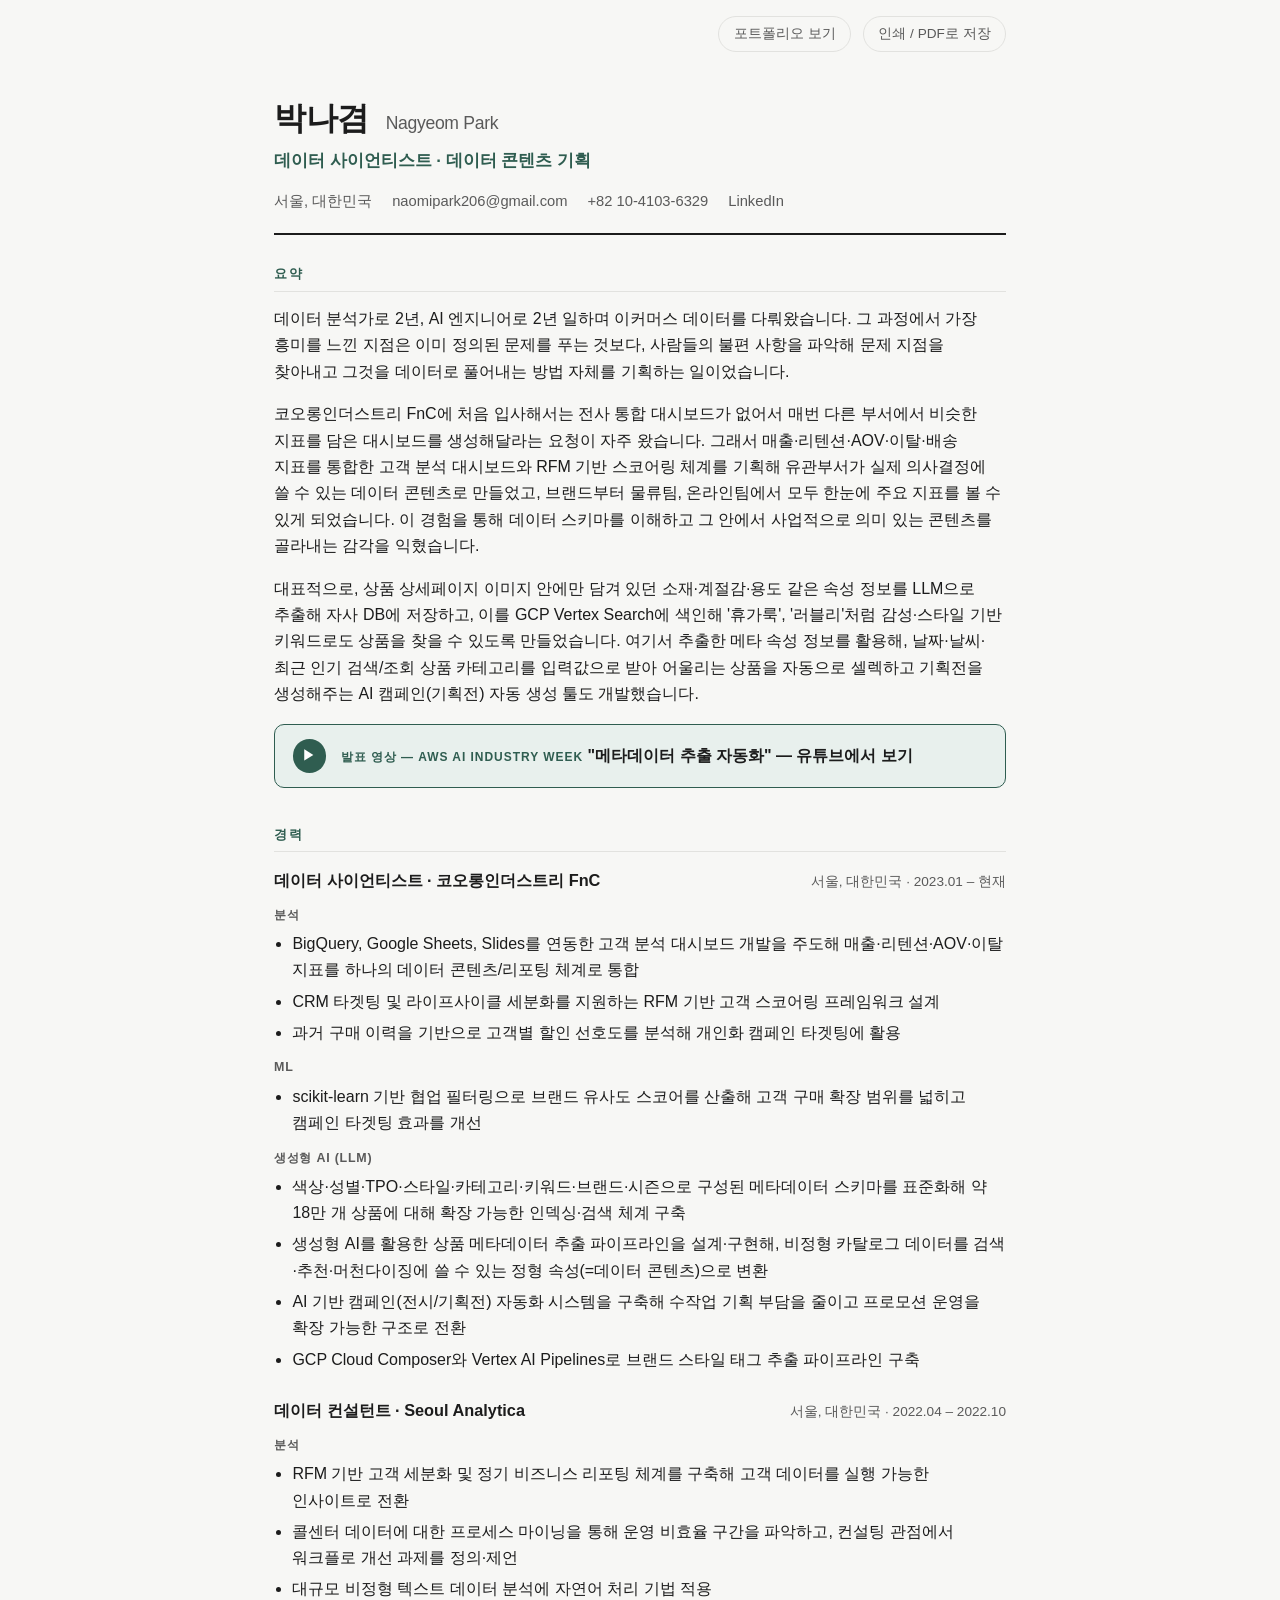
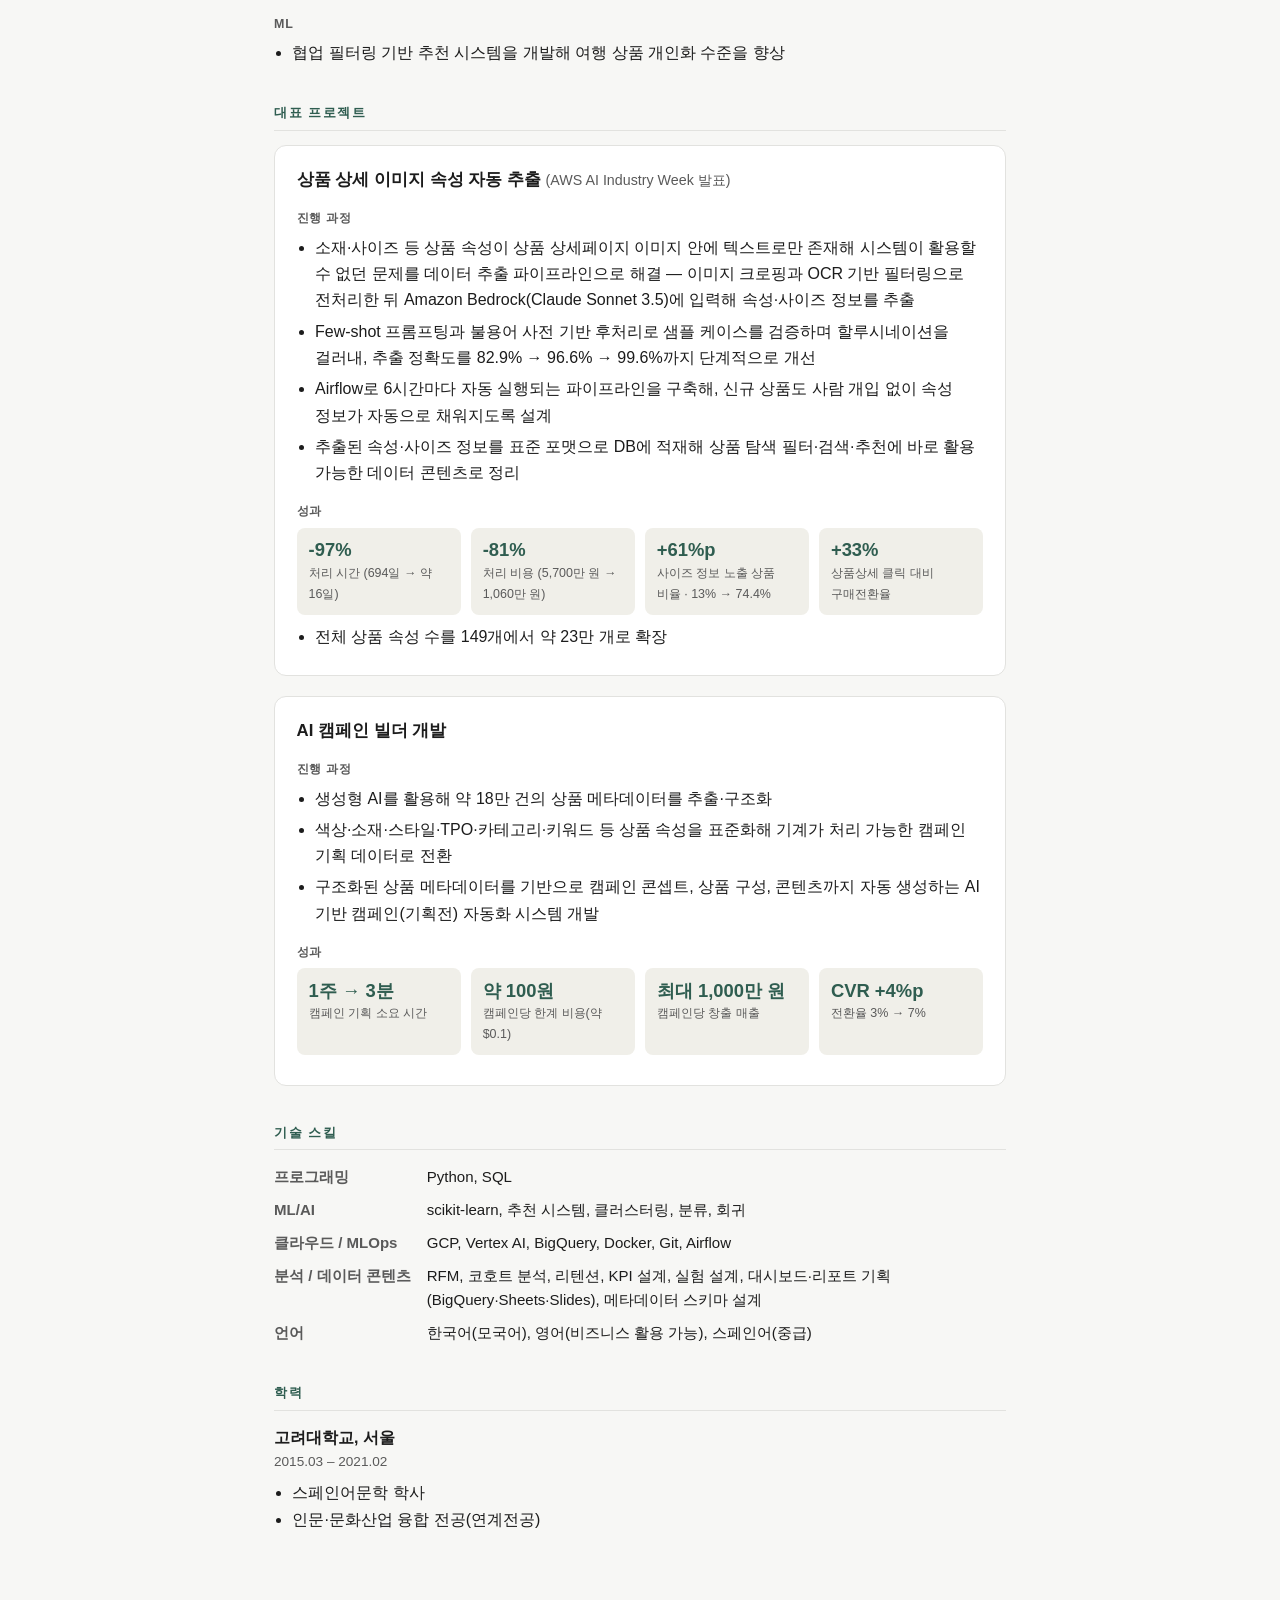
<file: index.ko.targeted.html>
<!DOCTYPE html>
<html lang="ko">
<head>
<meta charset="UTF-8">
<meta name="viewport" content="width=device-width, initial-scale=1">
<title>박나겸 — 올리브영 파트너서비스사업팀 지원용</title>
<meta name="description" content="올리브영 리테일미디어플랫폼 사업부 · 파트너서비스사업팀 지원용 이력서 — 박나겸(Nagyeom Park).">
<link rel="stylesheet" href="assets/style.css">
</head>
<body>

<div class="topbar">
  <a href="portfolio.ko.html">포트폴리오 보기</a>
  <button onclick="window.print()" type="button">인쇄 / PDF로 저장</button>
</div>

<main class="page">

  <header class="masthead">
    <h1>박나겸 <span class="name-en">Nagyeom Park</span></h1>
    <div class="role">데이터 사이언티스트 · 데이터 콘텐츠 기획</div>
    <ul class="contact-list">
      <li>서울, 대한민국</li>
      <li><a href="mailto:naomipark206@gmail.com">naomipark206@gmail.com</a></li>
      <li><a href="tel:+821041036329">+82 10-4103-6329</a></li>
      <li><a href="https://www.linkedin.com/in/naomipark-24487b247" target="_blank" rel="noopener">LinkedIn</a></li>
    </ul>
  </header>

  <section class="summary">
    <h2 class="section-title">요약</h2>
    <p>데이터 분석가로 2년, AI 엔지니어로 2년 일하며 이커머스 데이터를 다뤄왔습니다. 그 과정에서 가장 흥미를 느낀 지점은 이미 정의된 문제를 푸는 것보다, 사람들의 불편 사항을 파악해 문제 지점을 찾아내고 그것을 데이터로 풀어내는 방법 자체를 기획하는 일이었습니다.</p>
    <p>코오롱인더스트리 FnC에 처음 입사해서는 전사 통합 대시보드가 없어서 매번 다른 부서에서 비슷한 지표를 담은 대시보드를 생성해달라는 요청이 자주 왔습니다. 그래서 매출·리텐션·AOV·이탈·배송 지표를 통합한 고객 분석 대시보드와 RFM 기반 스코어링 체계를 기획해 유관부서가 실제 의사결정에 쓸 수 있는 데이터 콘텐츠로 만들었고, 브랜드부터 물류팀, 온라인팀에서 모두 한눈에 주요 지표를 볼 수 있게 되었습니다. 이 경험을 통해 데이터 스키마를 이해하고 그 안에서 사업적으로 의미 있는 콘텐츠를 골라내는 감각을 익혔습니다.</p>
    <p>대표적으로, 상품 상세페이지 이미지 안에만 담겨 있던 소재·계절감·용도 같은 속성 정보를 LLM으로 추출해 자사 DB에 저장하고, 이를 GCP Vertex Search에 색인해 '휴가룩', '러블리'처럼 감성·스타일 기반 키워드로도 상품을 찾을 수 있도록 만들었습니다. 여기서 추출한 메타 속성 정보를 활용해, 날짜·날씨·최근 인기 검색/조회 상품 카테고리를 입력값으로 받아 어울리는 상품을 자동으로 셀렉하고 기획전을 생성해주는 AI 캠페인(기획전) 자동 생성 툴도 개발했습니다.</p>

    <a class="callout" href="https://youtu.be/ya3NrPPY67w?si=jgMGDJByTdV1jHS6" target="_blank" rel="noopener">
      <span class="play" aria-hidden="true">&#9654;</span>
      <span class="callout-text">
        <span class="label">발표 영상 — AWS AI Industry Week</span>
        <span class="title">"메타데이터 추출 자동화" — 유튜브에서 보기</span>
      </span>
    </a>
  </section>

  <section class="experience">
    <h2 class="section-title">경력</h2>

    <div class="job">
      <div class="job-header">
        <span class="job-title">데이터 사이언티스트 · 코오롱인더스트리 FnC</span>
        <span class="job-meta">서울, 대한민국 · 2023.01 – 현재</span>
      </div>

      <h4 class="track">분석</h4>
      <ul>
        <li>BigQuery, Google Sheets, Slides를 연동한 고객 분석 대시보드 개발을 주도해 매출·리텐션·AOV·이탈 지표를 하나의 데이터 콘텐츠/리포팅 체계로 통합</li>
        <li>CRM 타겟팅 및 라이프사이클 세분화를 지원하는 RFM 기반 고객 스코어링 프레임워크 설계</li>
        <li>과거 구매 이력을 기반으로 고객별 할인 선호도를 분석해 개인화 캠페인 타겟팅에 활용</li>
      </ul>

      <h4 class="track">ML</h4>
      <ul>
        <li>scikit-learn 기반 협업 필터링으로 브랜드 유사도 스코어를 산출해 고객 구매 확장 범위를 넓히고 캠페인 타겟팅 효과를 개선</li>
      </ul>

      <h4 class="track">생성형 AI (LLM)</h4>
      <ul>
        <li>색상·성별·TPO·스타일·카테고리·키워드·브랜드·시즌으로 구성된 메타데이터 스키마를 표준화해 약 18만 개 상품에 대해 확장 가능한 인덱싱·검색 체계 구축</li>
        <li>생성형 AI를 활용한 상품 메타데이터 추출 파이프라인을 설계·구현해, 비정형 카탈로그 데이터를 검색·추천·머천다이징에 쓸 수 있는 정형 속성(=데이터 콘텐츠)으로 변환</li>
        <li>AI 기반 캠페인(전시/기획전) 자동화 시스템을 구축해 수작업 기획 부담을 줄이고 프로모션 운영을 확장 가능한 구조로 전환</li>
        <li>GCP Cloud Composer와 Vertex AI Pipelines로 브랜드 스타일 태그 추출 파이프라인 구축</li>
      </ul>
    </div>

    <div class="job">
      <div class="job-header">
        <span class="job-title">데이터 컨설턴트 · Seoul Analytica</span>
        <span class="job-meta">서울, 대한민국 · 2022.04 – 2022.10</span>
      </div>

      <h4 class="track">분석</h4>
      <ul>
        <li>RFM 기반 고객 세분화 및 정기 비즈니스 리포팅 체계를 구축해 고객 데이터를 실행 가능한 인사이트로 전환</li>
        <li>콜센터 데이터에 대한 프로세스 마이닝을 통해 운영 비효율 구간을 파악하고, 컨설팅 관점에서 워크플로 개선 과제를 정의·제언</li>
        <li>대규모 비정형 텍스트 데이터 분석에 자연어 처리 기법 적용</li>
      </ul>

      <h4 class="track">ML</h4>
      <ul>
        <li>협업 필터링 기반 추천 시스템을 개발해 여행 상품 개인화 수준을 향상</li>
      </ul>
    </div>
  </section>

  <section class="portfolio">
    <h2 class="section-title">대표 프로젝트</h2>

    <article class="project">
      <h3>상품 상세 이미지 속성 자동 추출 <span style="font-weight:400;color:var(--color-text-muted);font-size:0.85em;">(AWS AI Industry Week 발표)</span></h3>

      <h4 class="subhead">진행 과정</h4>
      <ul>
        <li>소재·사이즈 등 상품 속성이 상품 상세페이지 이미지 안에 텍스트로만 존재해 시스템이 활용할 수 없던 문제를 데이터 추출 파이프라인으로 해결 — 이미지 크로핑과 OCR 기반 필터링으로 전처리한 뒤 Amazon Bedrock(Claude Sonnet 3.5)에 입력해 속성·사이즈 정보를 추출</li>
        <li>Few-shot 프롬프팅과 불용어 사전 기반 후처리로 샘플 케이스를 검증하며 할루시네이션을 걸러내, 추출 정확도를 82.9% → 96.6% → 99.6%까지 단계적으로 개선</li>
        <li>Airflow로 6시간마다 자동 실행되는 파이프라인을 구축해, 신규 상품도 사람 개입 없이 속성 정보가 자동으로 채워지도록 설계</li>
        <li>추출된 속성·사이즈 정보를 표준 포맷으로 DB에 적재해 상품 탐색 필터·검색·추천에 바로 활용 가능한 데이터 콘텐츠로 정리</li>
      </ul>

      <h4 class="subhead">성과</h4>
      <div class="impact-grid">
        <div class="stat">
          <span class="stat-number">-97%</span>
          <span class="stat-label">처리 시간 (694일 → 약 16일)</span>
        </div>
        <div class="stat">
          <span class="stat-number">-81%</span>
          <span class="stat-label">처리 비용 (5,700만 원 → 1,060만 원)</span>
        </div>
        <div class="stat">
          <span class="stat-number">+61%p</span>
          <span class="stat-label">사이즈 정보 노출 상품 비율 · 13% → 74.4%</span>
        </div>
        <div class="stat">
          <span class="stat-number">+33%</span>
          <span class="stat-label">상품상세 클릭 대비 구매전환율</span>
        </div>
      </div>
      <ul>
        <li>전체 상품 속성 수를 149개에서 약 23만 개로 확장</li>
      </ul>
    </article>

    <article class="project">
      <h3>AI 캠페인 빌더 개발</h3>

      <h4 class="subhead">진행 과정</h4>
      <ul>
        <li>생성형 AI를 활용해 약 18만 건의 상품 메타데이터를 추출·구조화</li>
        <li>색상·소재·스타일·TPO·카테고리·키워드 등 상품 속성을 표준화해 기계가 처리 가능한 캠페인 기획 데이터로 전환</li>
        <li>구조화된 상품 메타데이터를 기반으로 캠페인 콘셉트, 상품 구성, 콘텐츠까지 자동 생성하는 AI 기반 캠페인(기획전) 자동화 시스템 개발</li>
      </ul>

      <h4 class="subhead">성과</h4>
      <div class="impact-grid">
        <div class="stat">
          <span class="stat-number">1주 → 3분</span>
          <span class="stat-label">캠페인 기획 소요 시간</span>
        </div>
        <div class="stat">
          <span class="stat-number">약 100원</span>
          <span class="stat-label">캠페인당 한계 비용(약 $0.1)</span>
        </div>
        <div class="stat">
          <span class="stat-number">최대 1,000만 원</span>
          <span class="stat-label">캠페인당 창출 매출</span>
        </div>
        <div class="stat">
          <span class="stat-number">CVR +4%p</span>
          <span class="stat-label">전환율 3% → 7%</span>
        </div>
      </div>
    </article>

  </section>

  <section class="skills">
    <h2 class="section-title">기술 스킬</h2>
    <dl class="skills-table">
      <dt>프로그래밍</dt>
      <dd>Python, SQL</dd>
      <dt>ML/AI</dt>
      <dd>scikit-learn, 추천 시스템, 클러스터링, 분류, 회귀</dd>
      <dt>클라우드 / MLOps</dt>
      <dd>GCP, Vertex AI, BigQuery, Docker, Git, Airflow</dd>
      <dt>분석 / 데이터 콘텐츠</dt>
      <dd>RFM, 코호트 분석, 리텐션, KPI 설계, 실험 설계, 대시보드·리포트 기획(BigQuery·Sheets·Slides), 메타데이터 스키마 설계</dd>
      <dt>언어</dt>
      <dd>한국어(모국어), 영어(비즈니스 활용 가능), 스페인어(중급)</dd>
    </dl>
  </section>

  <section class="edu">
    <h2 class="section-title">학력</h2>
    <div class="edu-school">고려대학교, 서울</div>
    <div class="edu-meta">2015.03 – 2021.02</div>
    <ul>
      <li>스페인어문학 학사</li>
      <li>인문·문화산업 융합 전공(연계전공)</li>
    </ul>
  </section>

</main>
</body>
</html>
</file>
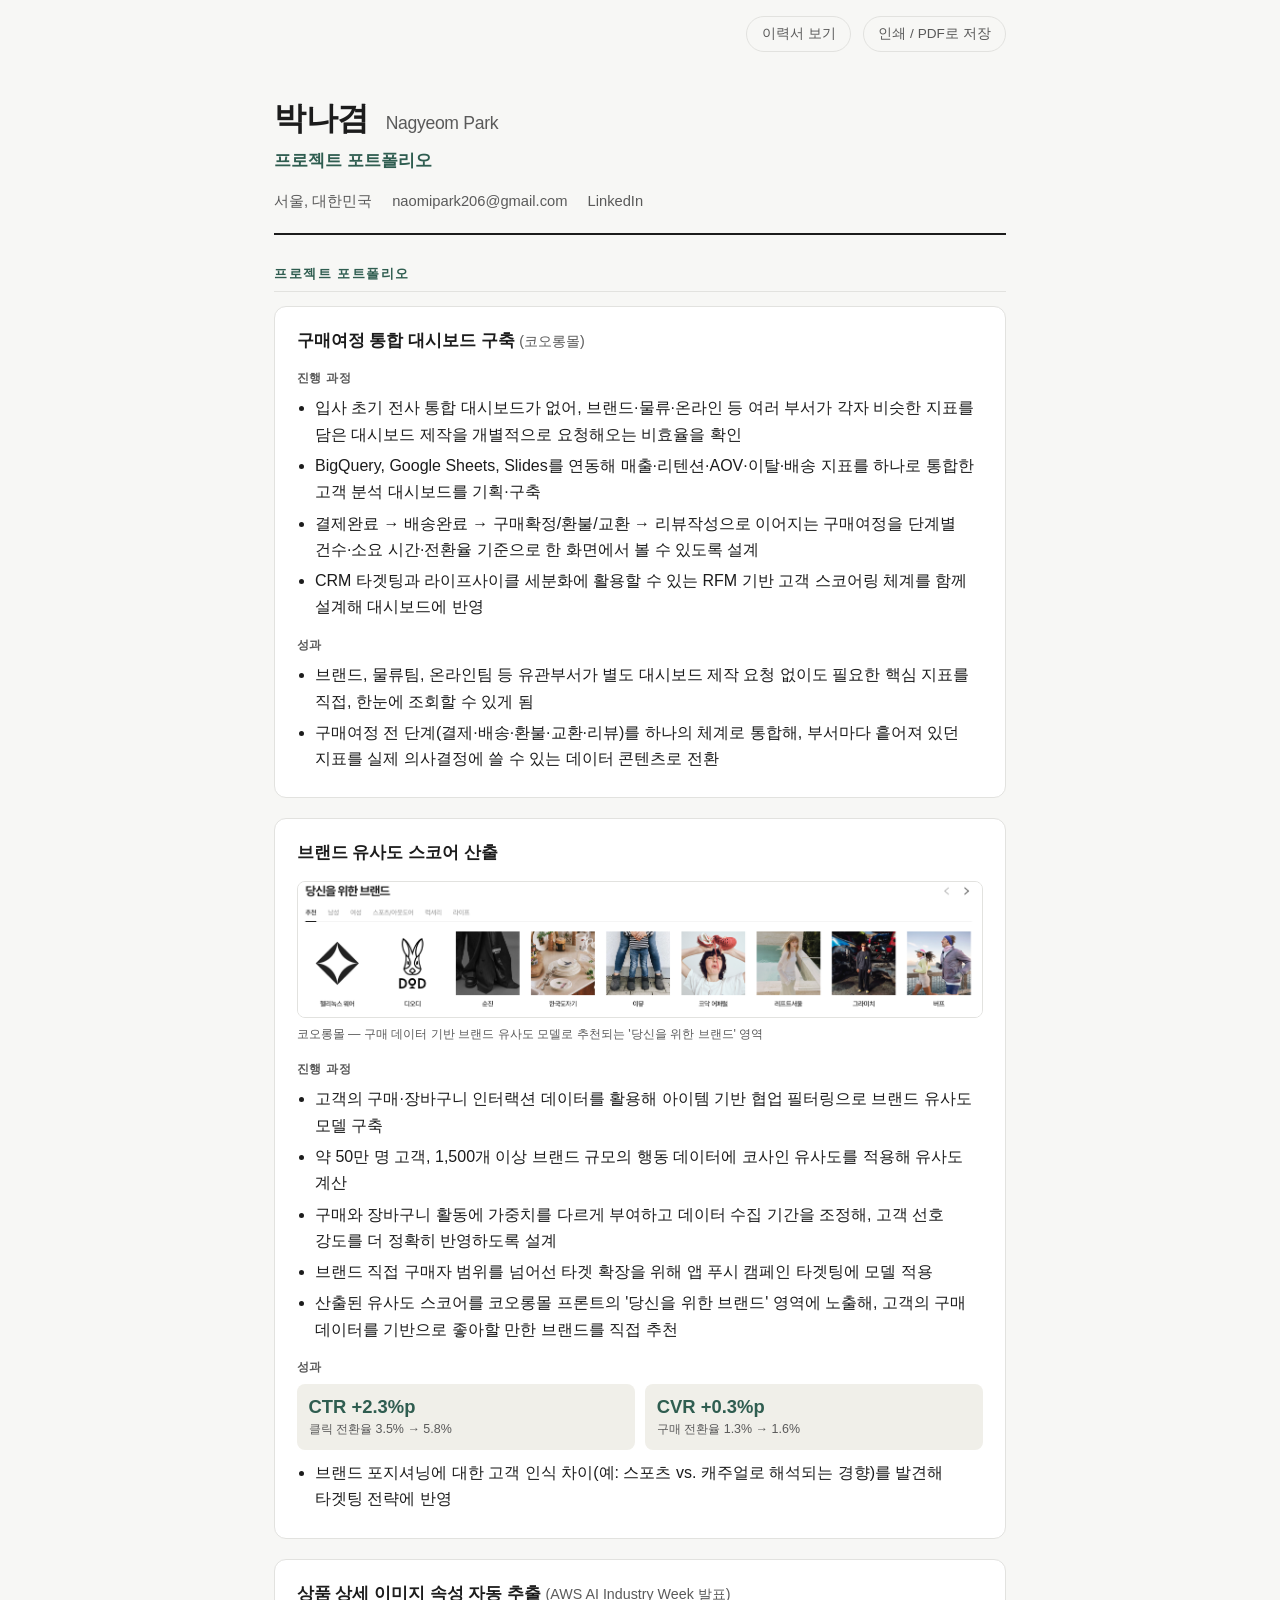
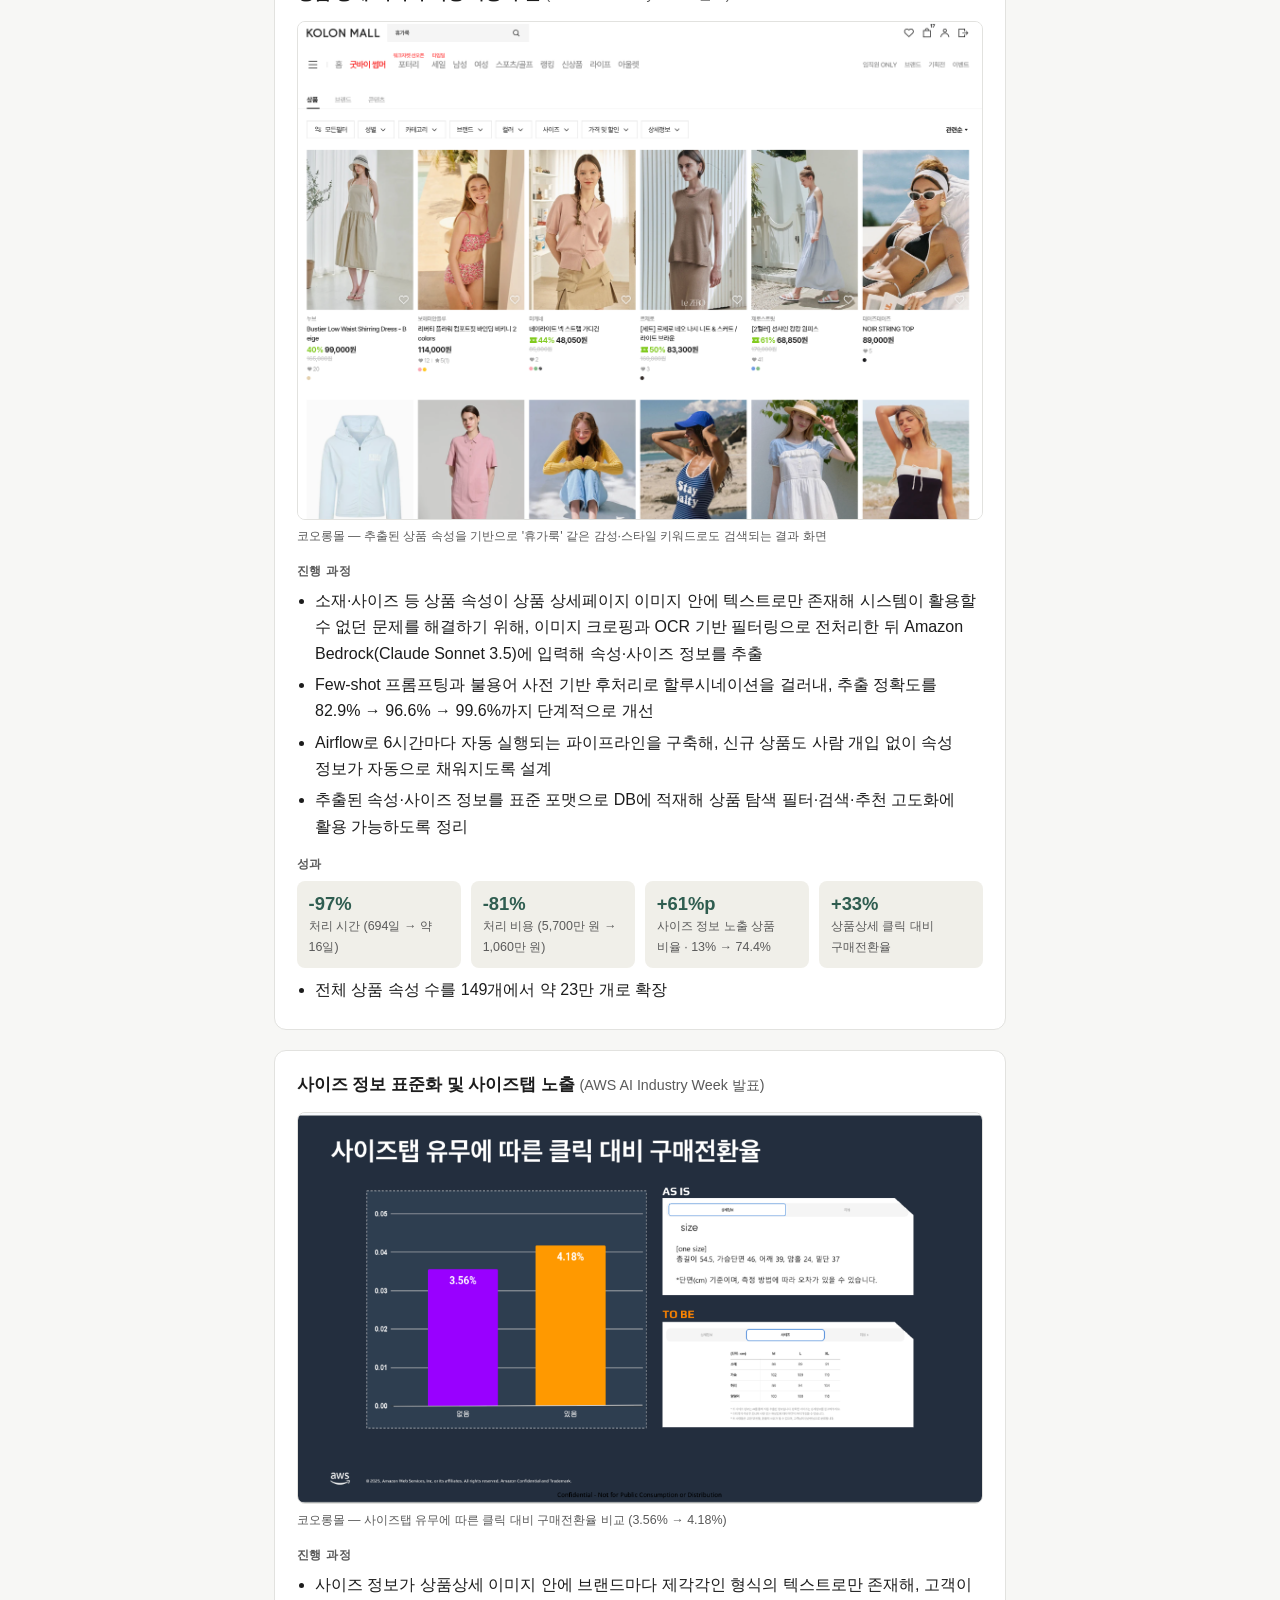
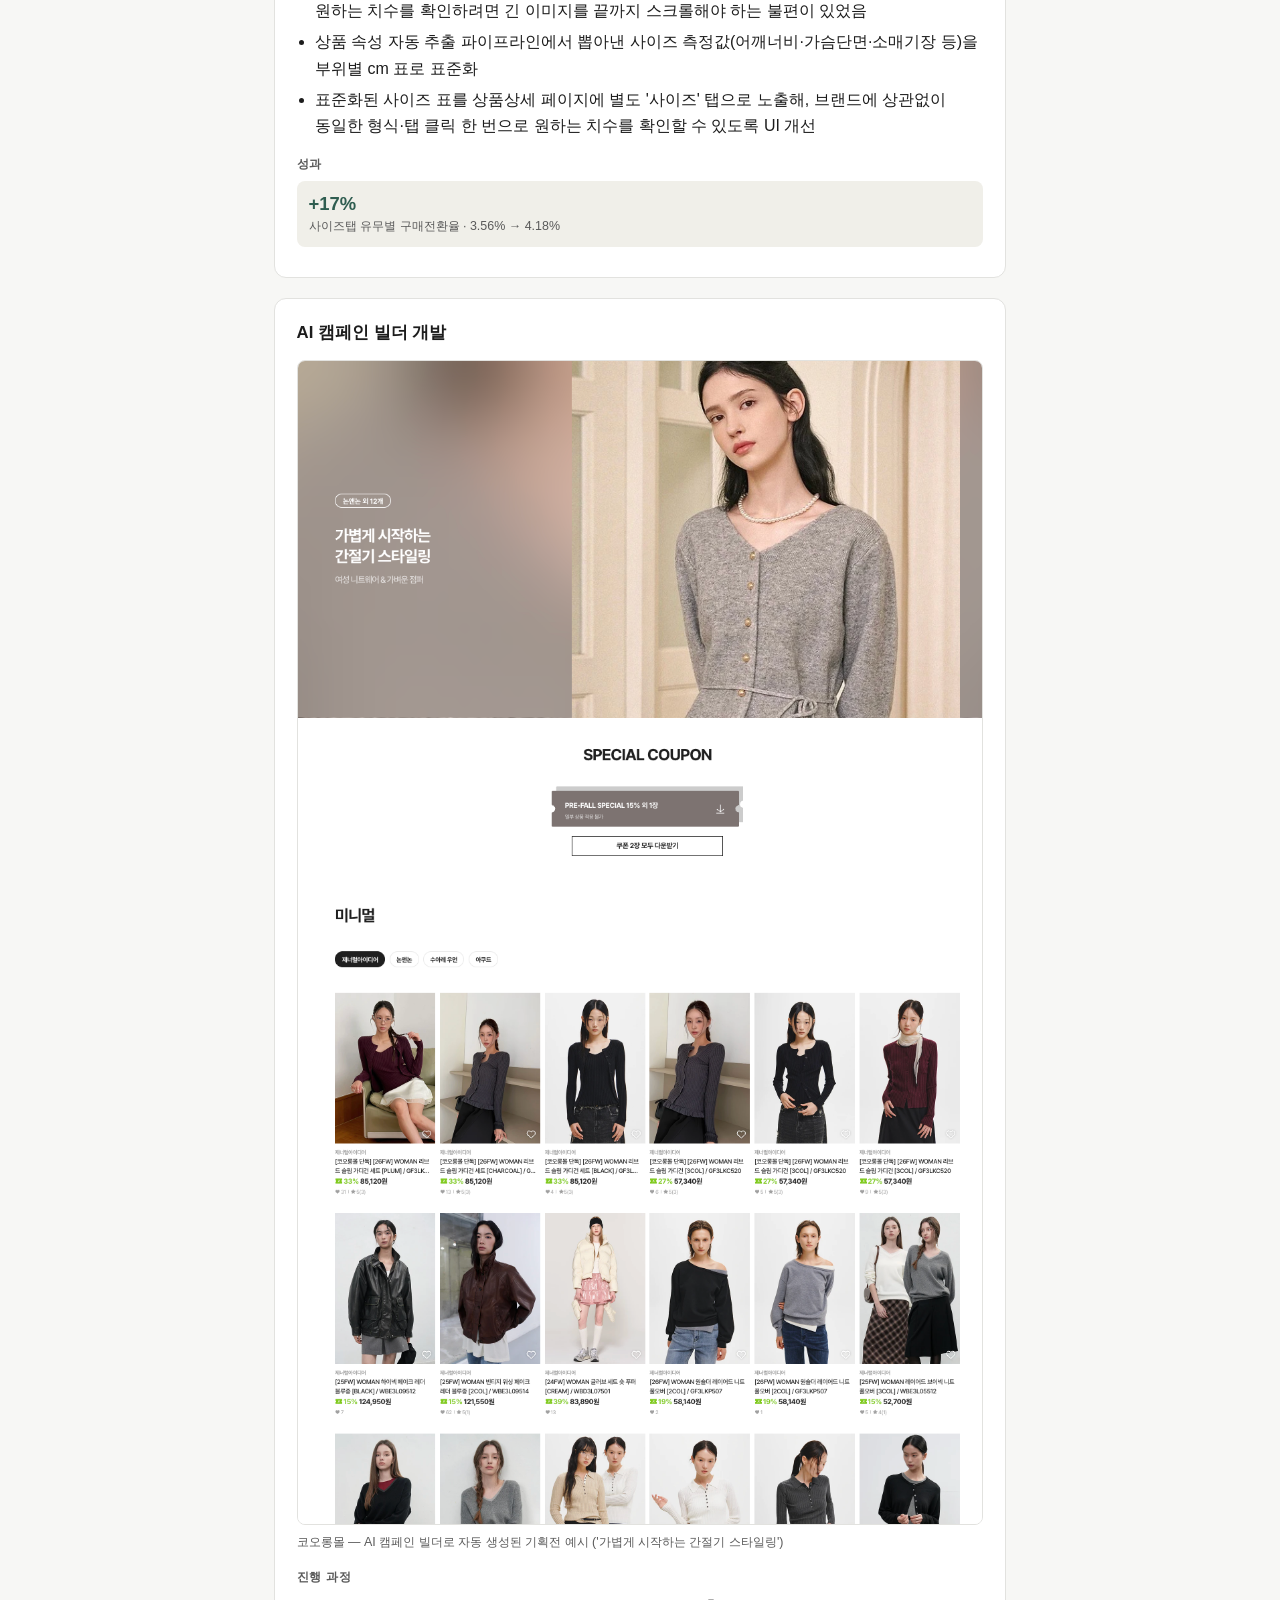
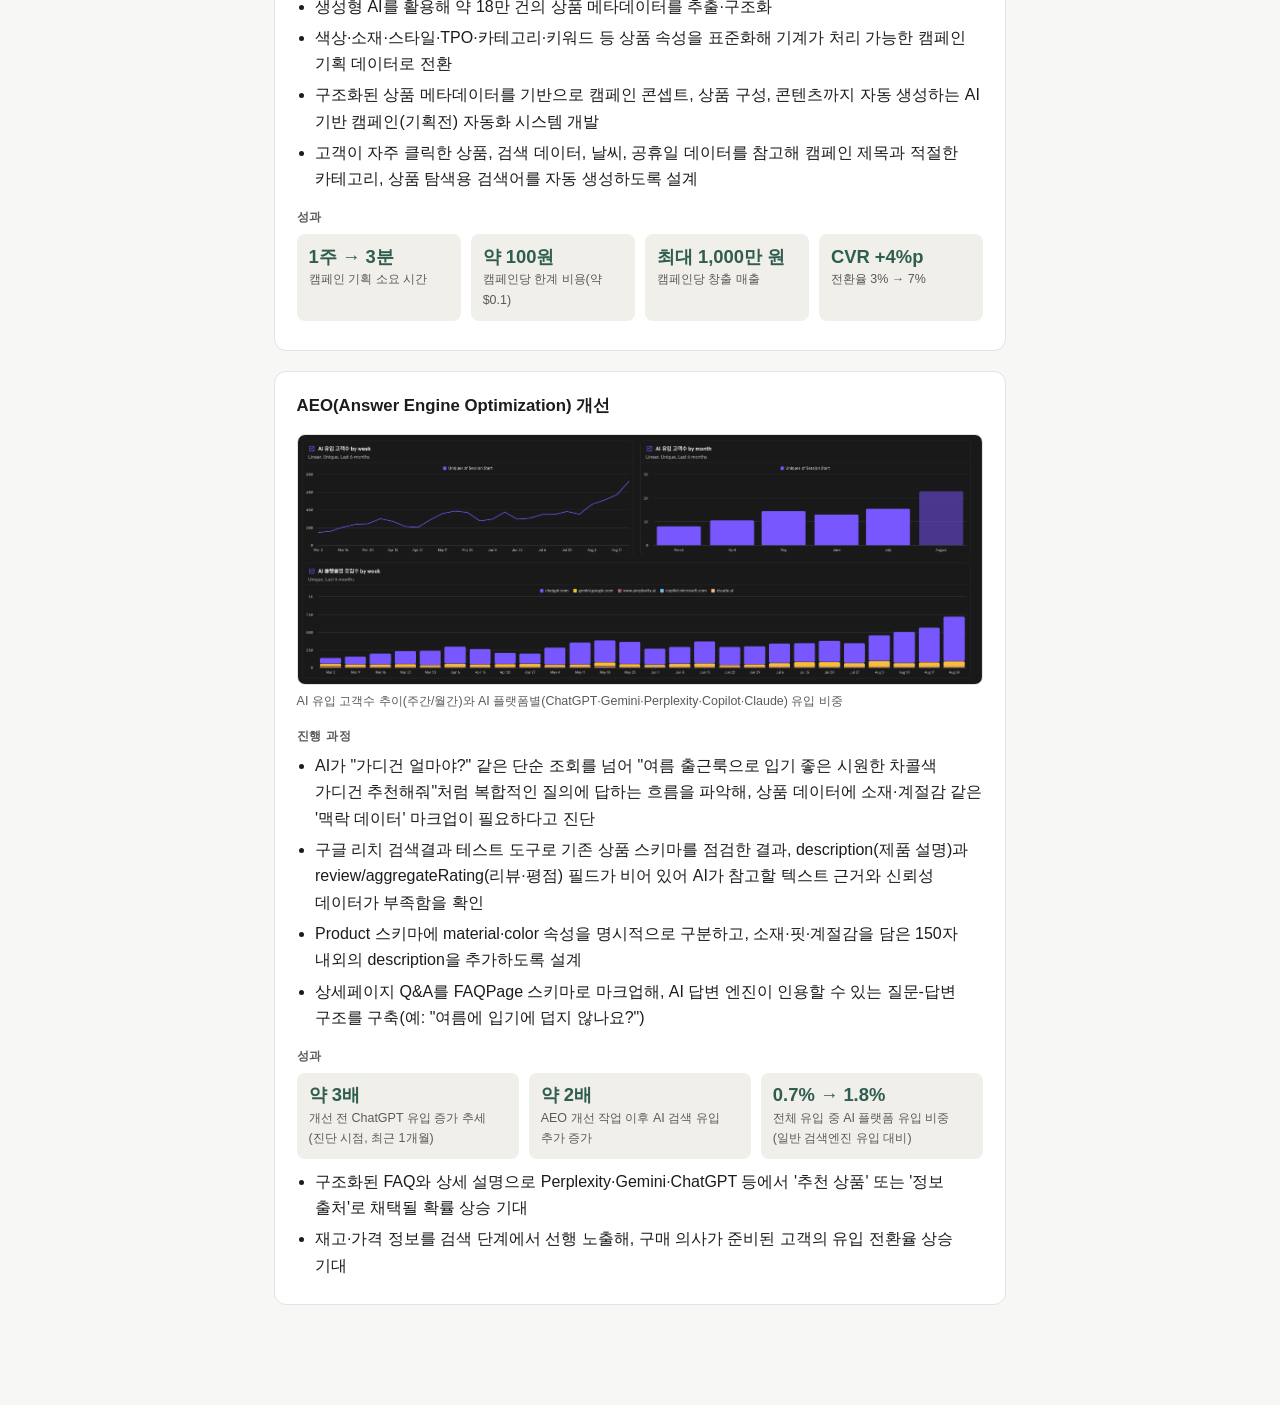
<file: portfolio.ko.html>
<!DOCTYPE html>
<html lang="ko">
<head>
<meta charset="UTF-8">
<meta name="viewport" content="width=device-width, initial-scale=1">
<title>박나겸 — 프로젝트 포트폴리오</title>
<meta name="description" content="데이터 사이언티스트 박나겸(Nagyeom Park)의 프로젝트 포트폴리오 — 구매여정 대시보드, 브랜드 유사도, 상품 속성 자동 추출, AI 캠페인 빌더, AEO 개선.">
<link rel="stylesheet" href="assets/style.css">
</head>
<body>

<div class="topbar">
  <a href="resume.html">이력서 보기</a>
  <button onclick="window.print()" type="button">인쇄 / PDF로 저장</button>
</div>

<main class="page">

  <header class="masthead">
    <h1>박나겸 <span class="name-en">Nagyeom Park</span></h1>
    <div class="role">프로젝트 포트폴리오</div>
    <ul class="contact-list">
      <li>서울, 대한민국</li>
      <li><a href="mailto:naomipark206@gmail.com">naomipark206@gmail.com</a></li>
      <li><a href="https://www.linkedin.com/in/naomipark-24487b247" target="_blank" rel="noopener">LinkedIn</a></li>
    </ul>
  </header>

  <section class="portfolio">
    <h2 class="section-title">프로젝트 포트폴리오</h2>

    <!-- 1. 구매여정 통합 대시보드 -->
    <article class="project">
      <h3>구매여정 통합 대시보드 구축 <span style="font-weight:400;color:var(--color-text-muted);font-size:0.85em;">(코오롱몰)</span></h3>

      <h4 class="subhead">진행 과정</h4>
      <ul>
        <li>입사 초기 전사 통합 대시보드가 없어, 브랜드·물류·온라인 등 여러 부서가 각자 비슷한 지표를 담은 대시보드 제작을 개별적으로 요청해오는 비효율을 확인</li>
        <li>BigQuery, Google Sheets, Slides를 연동해 매출·리텐션·AOV·이탈·배송 지표를 하나로 통합한 고객 분석 대시보드를 기획·구축</li>
        <li>결제완료 → 배송완료 → 구매확정/환불/교환 → 리뷰작성으로 이어지는 구매여정을 단계별 건수·소요 시간·전환율 기준으로 한 화면에서 볼 수 있도록 설계</li>
        <li>CRM 타겟팅과 라이프사이클 세분화에 활용할 수 있는 RFM 기반 고객 스코어링 체계를 함께 설계해 대시보드에 반영</li>
      </ul>

      <h4 class="subhead">성과</h4>
      <ul>
        <li>브랜드, 물류팀, 온라인팀 등 유관부서가 별도 대시보드 제작 요청 없이도 필요한 핵심 지표를 직접, 한눈에 조회할 수 있게 됨</li>
        <li>구매여정 전 단계(결제·배송·환불·교환·리뷰)를 하나의 체계로 통합해, 부서마다 흩어져 있던 지표를 실제 의사결정에 쓸 수 있는 데이터 콘텐츠로 전환</li>
      </ul>
    </article>

    <!-- 2. 브랜드 유사도 스코어 산출 -->
    <article class="project">
      <h3>브랜드 유사도 스코어 산출</h3>

      <figure class="project-image">
        <img src="assets/images/brand-similarity-recommendation.png" alt="코오롱몰 '당신을 위한 브랜드' 추천 영역 화면 캡처">
        <figcaption>코오롱몰 — 구매 데이터 기반 브랜드 유사도 모델로 추천되는 '당신을 위한 브랜드' 영역</figcaption>
      </figure>

      <h4 class="subhead">진행 과정</h4>
      <ul>
        <li>고객의 구매·장바구니 인터랙션 데이터를 활용해 아이템 기반 협업 필터링으로 브랜드 유사도 모델 구축</li>
        <li>약 50만 명 고객, 1,500개 이상 브랜드 규모의 행동 데이터에 코사인 유사도를 적용해 유사도 계산</li>
        <li>구매와 장바구니 활동에 가중치를 다르게 부여하고 데이터 수집 기간을 조정해, 고객 선호 강도를 더 정확히 반영하도록 설계</li>
        <li>브랜드 직접 구매자 범위를 넘어선 타겟 확장을 위해 앱 푸시 캠페인 타겟팅에 모델 적용</li>
        <li>산출된 유사도 스코어를 코오롱몰 프론트의 '당신을 위한 브랜드' 영역에 노출해, 고객의 구매 데이터를 기반으로 좋아할 만한 브랜드를 직접 추천</li>
      </ul>

      <h4 class="subhead">성과</h4>
      <div class="impact-grid">
        <div class="stat">
          <span class="stat-number">CTR +2.3%p</span>
          <span class="stat-label">클릭 전환율 3.5% → 5.8%</span>
        </div>
        <div class="stat">
          <span class="stat-number">CVR +0.3%p</span>
          <span class="stat-label">구매 전환율 1.3% → 1.6%</span>
        </div>
      </div>
      <ul>
        <li>브랜드 포지셔닝에 대한 고객 인식 차이(예: 스포츠 vs. 캐주얼로 해석되는 경향)를 발견해 타겟팅 전략에 반영</li>
      </ul>
    </article>

    <!-- 3. 상품 상세 이미지 속성 자동 추출 -->
    <article class="project">
      <h3>상품 상세 이미지 속성 자동 추출 <span style="font-weight:400;color:var(--color-text-muted);font-size:0.85em;">(AWS AI Industry Week 발표)</span></h3>

      <figure class="project-image">
        <img src="assets/images/attribute-extraction-search-result.png" alt="코오롱몰에서 '휴가룩' 키워드로 검색한 상품 목록 화면 캡처">
        <figcaption>코오롱몰 — 추출된 상품 속성을 기반으로 '휴가룩' 같은 감성·스타일 키워드로도 검색되는 결과 화면</figcaption>
      </figure>

      <h4 class="subhead">진행 과정</h4>
      <ul>
        <li>소재·사이즈 등 상품 속성이 상품 상세페이지 이미지 안에 텍스트로만 존재해 시스템이 활용할 수 없던 문제를 해결하기 위해, 이미지 크로핑과 OCR 기반 필터링으로 전처리한 뒤 Amazon Bedrock(Claude Sonnet 3.5)에 입력해 속성·사이즈 정보를 추출</li>
        <li>Few-shot 프롬프팅과 불용어 사전 기반 후처리로 할루시네이션을 걸러내, 추출 정확도를 82.9% → 96.6% → 99.6%까지 단계적으로 개선</li>
        <li>Airflow로 6시간마다 자동 실행되는 파이프라인을 구축해, 신규 상품도 사람 개입 없이 속성 정보가 자동으로 채워지도록 설계</li>
        <li>추출된 속성·사이즈 정보를 표준 포맷으로 DB에 적재해 상품 탐색 필터·검색·추천 고도화에 활용 가능하도록 정리</li>
      </ul>

      <h4 class="subhead">성과</h4>
      <div class="impact-grid">
        <div class="stat">
          <span class="stat-number">-97%</span>
          <span class="stat-label">처리 시간 (694일 → 약 16일)</span>
        </div>
        <div class="stat">
          <span class="stat-number">-81%</span>
          <span class="stat-label">처리 비용 (5,700만 원 → 1,060만 원)</span>
        </div>
        <div class="stat">
          <span class="stat-number">+61%p</span>
          <span class="stat-label">사이즈 정보 노출 상품 비율 · 13% → 74.4%</span>
        </div>
        <div class="stat">
          <span class="stat-number">+33%</span>
          <span class="stat-label">상품상세 클릭 대비 구매전환율</span>
        </div>
      </div>
      <ul>
        <li>전체 상품 속성 수를 149개에서 약 23만 개로 확장</li>
      </ul>
    </article>

    <!-- 4. 사이즈탭 노출로 상품 탐색 개선 -->
    <article class="project">
      <h3>사이즈 정보 표준화 및 사이즈탭 노출 <span style="font-weight:400;color:var(--color-text-muted);font-size:0.85em;">(AWS AI Industry Week 발표)</span></h3>

      <figure class="project-image">
        <img src="assets/images/size-tab-conversion-comparison.png" alt="사이즈탭 없는 경우와 있는 경우의 구매전환율 비교, 그리고 사이즈탭 AS-IS/TO-BE 화면 캡처">
        <figcaption>코오롱몰 — 사이즈탭 유무에 따른 클릭 대비 구매전환율 비교 (3.56% → 4.18%)</figcaption>
      </figure>

      <h4 class="subhead">진행 과정</h4>
      <ul>
        <li>사이즈 정보가 상품상세 이미지 안에 브랜드마다 제각각인 형식의 텍스트로만 존재해, 고객이 원하는 치수를 확인하려면 긴 이미지를 끝까지 스크롤해야 하는 불편이 있었음</li>
        <li>상품 속성 자동 추출 파이프라인에서 뽑아낸 사이즈 측정값(어깨너비·가슴단면·소매기장 등)을 부위별 cm 표로 표준화</li>
        <li>표준화된 사이즈 표를 상품상세 페이지에 별도 '사이즈' 탭으로 노출해, 브랜드에 상관없이 동일한 형식·탭 클릭 한 번으로 원하는 치수를 확인할 수 있도록 UI 개선</li>
      </ul>

      <h4 class="subhead">성과</h4>
      <div class="impact-grid">
        <div class="stat">
          <span class="stat-number">+17%</span>
          <span class="stat-label">사이즈탭 유무별 구매전환율 · 3.56% → 4.18%</span>
        </div>
      </div>
    </article>

    <!-- 5. AI 캠페인 빌더 개발 -->
    <article class="project">
      <h3>AI 캠페인 빌더 개발</h3>

      <figure class="project-image">
        <img src="assets/images/campaign-builder-example.png" alt="AI 캠페인 빌더로 생성된 '가볍게 시작하는 간절기 스타일링' 기획전 화면 캡처">
        <figcaption>코오롱몰 — AI 캠페인 빌더로 자동 생성된 기획전 예시 ('가볍게 시작하는 간절기 스타일링')</figcaption>
      </figure>

      <h4 class="subhead">진행 과정</h4>
      <ul>
        <li>생성형 AI를 활용해 약 18만 건의 상품 메타데이터를 추출·구조화</li>
        <li>색상·소재·스타일·TPO·카테고리·키워드 등 상품 속성을 표준화해 기계가 처리 가능한 캠페인 기획 데이터로 전환</li>
        <li>구조화된 상품 메타데이터를 기반으로 캠페인 콘셉트, 상품 구성, 콘텐츠까지 자동 생성하는 AI 기반 캠페인(기획전) 자동화 시스템 개발</li>
        <li>고객이 자주 클릭한 상품, 검색 데이터, 날씨, 공휴일 데이터를 참고해 캠페인 제목과 적절한 카테고리, 상품 탐색용 검색어를 자동 생성하도록 설계</li>
      </ul>

      <h4 class="subhead">성과</h4>
      <div class="impact-grid">
        <div class="stat">
          <span class="stat-number">1주 → 3분</span>
          <span class="stat-label">캠페인 기획 소요 시간</span>
        </div>
        <div class="stat">
          <span class="stat-number">약 100원</span>
          <span class="stat-label">캠페인당 한계 비용(약 $0.1)</span>
        </div>
        <div class="stat">
          <span class="stat-number">최대 1,000만 원</span>
          <span class="stat-label">캠페인당 창출 매출</span>
        </div>
        <div class="stat">
          <span class="stat-number">CVR +4%p</span>
          <span class="stat-label">전환율 3% → 7%</span>
        </div>
      </div>
    </article>

    <!-- 6. AEO 개선 -->
    <article class="project">
      <h3>AEO(Answer Engine Optimization) 개선</h3>

      <figure class="project-image">
        <img src="assets/images/aeo-ai-referral-growth.png" alt="AI 검색 플랫폼발 유입 고객수 추이 및 플랫폼별 유입 비중 대시보드 캡처">
        <figcaption>AI 유입 고객수 추이(주간/월간)와 AI 플랫폼별(ChatGPT·Gemini·Perplexity·Copilot·Claude) 유입 비중</figcaption>
      </figure>

      <h4 class="subhead">진행 과정</h4>
      <ul>
        <li>AI가 "가디건 얼마야?" 같은 단순 조회를 넘어 "여름 출근룩으로 입기 좋은 시원한 차콜색 가디건 추천해줘"처럼 복합적인 질의에 답하는 흐름을 파악해, 상품 데이터에 소재·계절감 같은 '맥락 데이터' 마크업이 필요하다고 진단</li>
        <li>구글 리치 검색결과 테스트 도구로 기존 상품 스키마를 점검한 결과, description(제품 설명)과 review/aggregateRating(리뷰·평점) 필드가 비어 있어 AI가 참고할 텍스트 근거와 신뢰성 데이터가 부족함을 확인</li>
        <li>Product 스키마에 material·color 속성을 명시적으로 구분하고, 소재·핏·계절감을 담은 150자 내외의 description을 추가하도록 설계</li>
        <li>상세페이지 Q&amp;A를 FAQPage 스키마로 마크업해, AI 답변 엔진이 인용할 수 있는 질문-답변 구조를 구축(예: "여름에 입기에 덥지 않나요?")</li>
      </ul>

      <h4 class="subhead">성과</h4>
      <div class="impact-grid">
        <div class="stat">
          <span class="stat-number">약 3배</span>
          <span class="stat-label">개선 전 ChatGPT 유입 증가 추세 (진단 시점, 최근 1개월)</span>
        </div>
        <div class="stat">
          <span class="stat-number">약 2배</span>
          <span class="stat-label">AEO 개선 작업 이후 AI 검색 유입 추가 증가</span>
        </div>
        <div class="stat">
          <span class="stat-number">0.7% → 1.8%</span>
          <span class="stat-label">전체 유입 중 AI 플랫폼 유입 비중 (일반 검색엔진 유입 대비)</span>
        </div>
      </div>
      <ul>
        <li>구조화된 FAQ와 상세 설명으로 Perplexity·Gemini·ChatGPT 등에서 '추천 상품' 또는 '정보 출처'로 채택될 확률 상승 기대</li>
        <li>재고·가격 정보를 검색 단계에서 선행 노출해, 구매 의사가 준비된 고객의 유입 전환율 상승 기대</li>
      </ul>
    </article>
  </section>

</main>
</body>
</html>
</file>
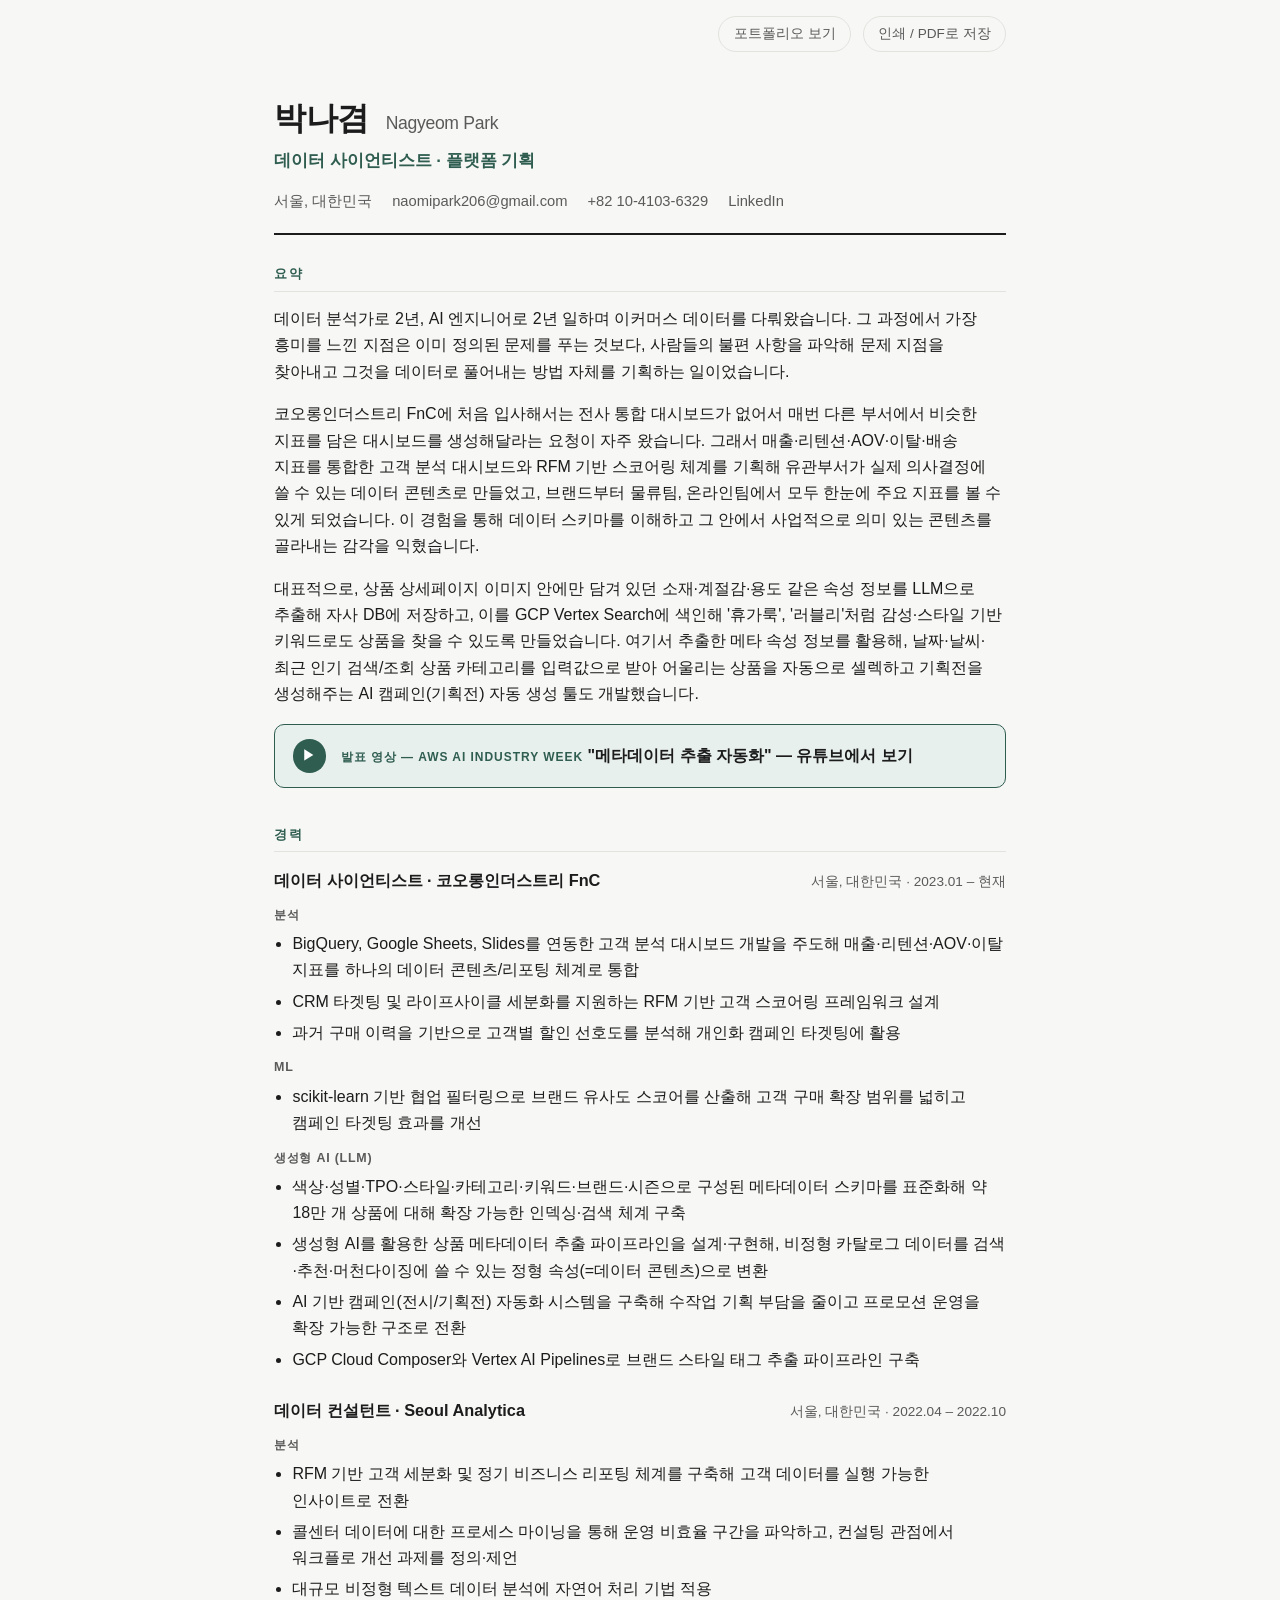
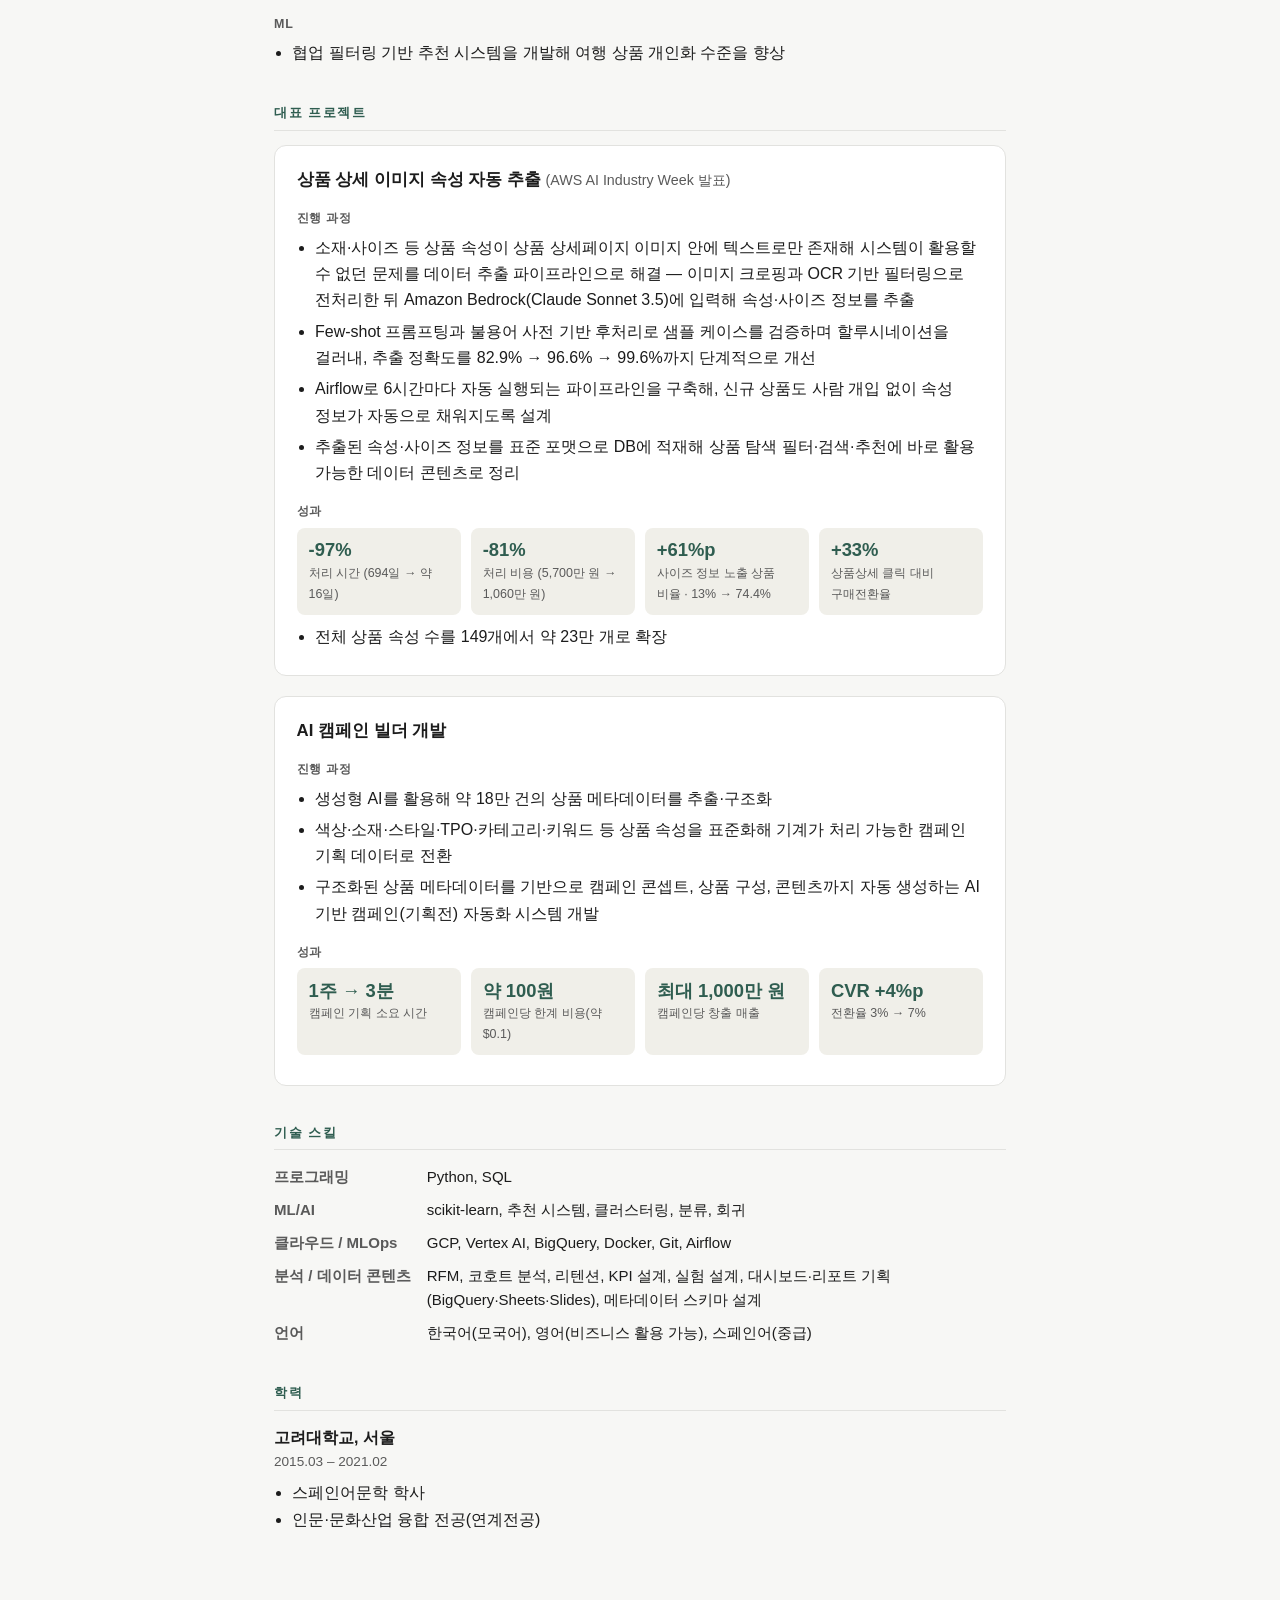
<file: resume.html>
<!DOCTYPE html>
<html lang="ko">
<head>
<meta charset="UTF-8">
<meta name="viewport" content="width=device-width, initial-scale=1">
<title>박나겸 — 데이터 사이언티스트</title>
<meta name="description" content="데이터 사이언티스트 박나겸(Nagyeom Park)의 이력서.">
<link rel="stylesheet" href="assets/style.css">
</head>
<body>

<div class="topbar">
  <a href="portfolio.ko.html">포트폴리오 보기</a>
  <button onclick="window.print()" type="button">인쇄 / PDF로 저장</button>
</div>

<main class="page">

  <header class="masthead">
    <h1>박나겸 <span class="name-en">Nagyeom Park</span></h1>
    <div class="role">데이터 사이언티스트 · 플랫폼 기획</div>
    <ul class="contact-list">
      <li>서울, 대한민국</li>
      <li><a href="mailto:naomipark206@gmail.com">naomipark206@gmail.com</a></li>
      <li><a href="tel:+821041036329">+82 10-4103-6329</a></li>
      <li><a href="https://www.linkedin.com/in/naomipark-24487b247" target="_blank" rel="noopener">LinkedIn</a></li>
    </ul>
  </header>

  <section class="summary">
    <h2 class="section-title">요약</h2>
    <p>데이터 분석가로 2년, AI 엔지니어로 2년 일하며 이커머스 데이터를 다뤄왔습니다. 그 과정에서 가장 흥미를 느낀 지점은 이미 정의된 문제를 푸는 것보다, 사람들의 불편 사항을 파악해 문제 지점을 찾아내고 그것을 데이터로 풀어내는 방법 자체를 기획하는 일이었습니다.</p>
    <p>코오롱인더스트리 FnC에 처음 입사해서는 전사 통합 대시보드가 없어서 매번 다른 부서에서 비슷한 지표를 담은 대시보드를 생성해달라는 요청이 자주 왔습니다. 그래서 매출·리텐션·AOV·이탈·배송 지표를 통합한 고객 분석 대시보드와 RFM 기반 스코어링 체계를 기획해 유관부서가 실제 의사결정에 쓸 수 있는 데이터 콘텐츠로 만들었고, 브랜드부터 물류팀, 온라인팀에서 모두 한눈에 주요 지표를 볼 수 있게 되었습니다. 이 경험을 통해 데이터 스키마를 이해하고 그 안에서 사업적으로 의미 있는 콘텐츠를 골라내는 감각을 익혔습니다.</p>
    <p>대표적으로, 상품 상세페이지 이미지 안에만 담겨 있던 소재·계절감·용도 같은 속성 정보를 LLM으로 추출해 자사 DB에 저장하고, 이를 GCP Vertex Search에 색인해 '휴가룩', '러블리'처럼 감성·스타일 기반 키워드로도 상품을 찾을 수 있도록 만들었습니다. 여기서 추출한 메타 속성 정보를 활용해, 날짜·날씨·최근 인기 검색/조회 상품 카테고리를 입력값으로 받아 어울리는 상품을 자동으로 셀렉하고 기획전을 생성해주는 AI 캠페인(기획전) 자동 생성 툴도 개발했습니다.</p>

    <a class="callout" href="https://youtu.be/ya3NrPPY67w?si=jgMGDJByTdV1jHS6" target="_blank" rel="noopener">
      <span class="play" aria-hidden="true">&#9654;</span>
      <span class="callout-text">
        <span class="label">발표 영상 — AWS AI Industry Week</span>
        <span class="title">"메타데이터 추출 자동화" — 유튜브에서 보기</span>
      </span>
    </a>
  </section>

  <section class="experience">
    <h2 class="section-title">경력</h2>

    <div class="job">
      <div class="job-header">
        <span class="job-title">데이터 사이언티스트 · 코오롱인더스트리 FnC</span>
        <span class="job-meta">서울, 대한민국 · 2023.01 – 현재</span>
      </div>

      <h4 class="track">분석</h4>
      <ul>
        <li>BigQuery, Google Sheets, Slides를 연동한 고객 분석 대시보드 개발을 주도해 매출·리텐션·AOV·이탈 지표를 하나의 데이터 콘텐츠/리포팅 체계로 통합</li>
        <li>CRM 타겟팅 및 라이프사이클 세분화를 지원하는 RFM 기반 고객 스코어링 프레임워크 설계</li>
        <li>과거 구매 이력을 기반으로 고객별 할인 선호도를 분석해 개인화 캠페인 타겟팅에 활용</li>
      </ul>

      <h4 class="track">ML</h4>
      <ul>
        <li>scikit-learn 기반 협업 필터링으로 브랜드 유사도 스코어를 산출해 고객 구매 확장 범위를 넓히고 캠페인 타겟팅 효과를 개선</li>
      </ul>

      <h4 class="track">생성형 AI (LLM)</h4>
      <ul>
        <li>색상·성별·TPO·스타일·카테고리·키워드·브랜드·시즌으로 구성된 메타데이터 스키마를 표준화해 약 18만 개 상품에 대해 확장 가능한 인덱싱·검색 체계 구축</li>
        <li>생성형 AI를 활용한 상품 메타데이터 추출 파이프라인을 설계·구현해, 비정형 카탈로그 데이터를 검색·추천·머천다이징에 쓸 수 있는 정형 속성(=데이터 콘텐츠)으로 변환</li>
        <li>AI 기반 캠페인(전시/기획전) 자동화 시스템을 구축해 수작업 기획 부담을 줄이고 프로모션 운영을 확장 가능한 구조로 전환</li>
        <li>GCP Cloud Composer와 Vertex AI Pipelines로 브랜드 스타일 태그 추출 파이프라인 구축</li>
      </ul>
    </div>

    <div class="job">
      <div class="job-header">
        <span class="job-title">데이터 컨설턴트 · Seoul Analytica</span>
        <span class="job-meta">서울, 대한민국 · 2022.04 – 2022.10</span>
      </div>

      <h4 class="track">분석</h4>
      <ul>
        <li>RFM 기반 고객 세분화 및 정기 비즈니스 리포팅 체계를 구축해 고객 데이터를 실행 가능한 인사이트로 전환</li>
        <li>콜센터 데이터에 대한 프로세스 마이닝을 통해 운영 비효율 구간을 파악하고, 컨설팅 관점에서 워크플로 개선 과제를 정의·제언</li>
        <li>대규모 비정형 텍스트 데이터 분석에 자연어 처리 기법 적용</li>
      </ul>

      <h4 class="track">ML</h4>
      <ul>
        <li>협업 필터링 기반 추천 시스템을 개발해 여행 상품 개인화 수준을 향상</li>
      </ul>
    </div>
  </section>

  <section class="portfolio">
    <h2 class="section-title">대표 프로젝트</h2>

    <article class="project">
      <h3>상품 상세 이미지 속성 자동 추출 <span style="font-weight:400;color:var(--color-text-muted);font-size:0.85em;">(AWS AI Industry Week 발표)</span></h3>

      <h4 class="subhead">진행 과정</h4>
      <ul>
        <li>소재·사이즈 등 상품 속성이 상품 상세페이지 이미지 안에 텍스트로만 존재해 시스템이 활용할 수 없던 문제를 데이터 추출 파이프라인으로 해결 — 이미지 크로핑과 OCR 기반 필터링으로 전처리한 뒤 Amazon Bedrock(Claude Sonnet 3.5)에 입력해 속성·사이즈 정보를 추출</li>
        <li>Few-shot 프롬프팅과 불용어 사전 기반 후처리로 샘플 케이스를 검증하며 할루시네이션을 걸러내, 추출 정확도를 82.9% → 96.6% → 99.6%까지 단계적으로 개선</li>
        <li>Airflow로 6시간마다 자동 실행되는 파이프라인을 구축해, 신규 상품도 사람 개입 없이 속성 정보가 자동으로 채워지도록 설계</li>
        <li>추출된 속성·사이즈 정보를 표준 포맷으로 DB에 적재해 상품 탐색 필터·검색·추천에 바로 활용 가능한 데이터 콘텐츠로 정리</li>
      </ul>

      <h4 class="subhead">성과</h4>
      <div class="impact-grid">
        <div class="stat">
          <span class="stat-number">-97%</span>
          <span class="stat-label">처리 시간 (694일 → 약 16일)</span>
        </div>
        <div class="stat">
          <span class="stat-number">-81%</span>
          <span class="stat-label">처리 비용 (5,700만 원 → 1,060만 원)</span>
        </div>
        <div class="stat">
          <span class="stat-number">+61%p</span>
          <span class="stat-label">사이즈 정보 노출 상품 비율 · 13% → 74.4%</span>
        </div>
        <div class="stat">
          <span class="stat-number">+33%</span>
          <span class="stat-label">상품상세 클릭 대비 구매전환율</span>
        </div>
      </div>
      <ul>
        <li>전체 상품 속성 수를 149개에서 약 23만 개로 확장</li>
      </ul>
    </article>

    <article class="project">
      <h3>AI 캠페인 빌더 개발</h3>

      <h4 class="subhead">진행 과정</h4>
      <ul>
        <li>생성형 AI를 활용해 약 18만 건의 상품 메타데이터를 추출·구조화</li>
        <li>색상·소재·스타일·TPO·카테고리·키워드 등 상품 속성을 표준화해 기계가 처리 가능한 캠페인 기획 데이터로 전환</li>
        <li>구조화된 상품 메타데이터를 기반으로 캠페인 콘셉트, 상품 구성, 콘텐츠까지 자동 생성하는 AI 기반 캠페인(기획전) 자동화 시스템 개발</li>
      </ul>

      <h4 class="subhead">성과</h4>
      <div class="impact-grid">
        <div class="stat">
          <span class="stat-number">1주 → 3분</span>
          <span class="stat-label">캠페인 기획 소요 시간</span>
        </div>
        <div class="stat">
          <span class="stat-number">약 100원</span>
          <span class="stat-label">캠페인당 한계 비용(약 $0.1)</span>
        </div>
        <div class="stat">
          <span class="stat-number">최대 1,000만 원</span>
          <span class="stat-label">캠페인당 창출 매출</span>
        </div>
        <div class="stat">
          <span class="stat-number">CVR +4%p</span>
          <span class="stat-label">전환율 3% → 7%</span>
        </div>
      </div>
    </article>

  </section>

  <section class="skills">
    <h2 class="section-title">기술 스킬</h2>
    <dl class="skills-table">
      <dt>프로그래밍</dt>
      <dd>Python, SQL</dd>
      <dt>ML/AI</dt>
      <dd>scikit-learn, 추천 시스템, 클러스터링, 분류, 회귀</dd>
      <dt>클라우드 / MLOps</dt>
      <dd>GCP, Vertex AI, BigQuery, Docker, Git, Airflow</dd>
      <dt>분석 / 데이터 콘텐츠</dt>
      <dd>RFM, 코호트 분석, 리텐션, KPI 설계, 실험 설계, 대시보드·리포트 기획(BigQuery·Sheets·Slides), 메타데이터 스키마 설계</dd>
      <dt>언어</dt>
      <dd>한국어(모국어), 영어(비즈니스 활용 가능), 스페인어(중급)</dd>
    </dl>
  </section>

  <section class="edu">
    <h2 class="section-title">학력</h2>
    <div class="edu-school">고려대학교, 서울</div>
    <div class="edu-meta">2015.03 – 2021.02</div>
    <ul>
      <li>스페인어문학 학사</li>
      <li>인문·문화산업 융합 전공(연계전공)</li>
    </ul>
  </section>

</main>
</body>
</html>
</file>
<file: assets/style.css>
/* naomi_resume — shared stylesheet for index.ko.html / index.en.html */

:root {
  --color-bg: #ffffff;
  --color-bg-alt: #f7f7f5;
  --color-text: #1c1c1c;
  --color-text-muted: #5a5a5a;
  --color-border: #e2e2df;
  --color-accent: #2f5d50;
  --color-accent-soft: #e8f0ed;
  --color-chip-bg: #f0efe9;
  --color-accent-contrast: #ffffff;
  --max-width: 780px;
  --font-sans: -apple-system, BlinkMacSystemFont, "Segoe UI", "Noto Sans KR",
    "Malgun Gothic", "Apple SD Gothic Neo", Roboto, Helvetica, Arial,
    sans-serif;
}

@media (prefers-color-scheme: dark) {
  :root:not([data-theme="light"]) {
    --color-bg: #15191a;
    --color-bg-alt: #1b2020;
    --color-text: #e9e7e2;
    --color-text-muted: #9ba39e;
    --color-border: #2d3433;
    --color-accent: #7cc4a4;
    --color-accent-soft: #1d2b26;
    --color-chip-bg: #212726;
    --color-accent-contrast: #0f1513;
  }
}

:root[data-theme="dark"] {
  --color-bg: #15191a;
  --color-bg-alt: #1b2020;
  --color-text: #e9e7e2;
  --color-text-muted: #9ba39e;
  --color-border: #2d3433;
  --color-accent: #7cc4a4;
  --color-accent-soft: #1d2b26;
  --color-chip-bg: #212726;
  --color-accent-contrast: #0f1513;
}

* {
  box-sizing: border-box;
}

html {
  -webkit-text-size-adjust: 100%;
}

body {
  margin: 0;
  padding: 0;
  background: var(--color-bg-alt);
  color: var(--color-text);
  font-family: var(--font-sans);
  line-height: 1.65;
  font-size: 16px;
  word-break: keep-all;
  overflow-wrap: break-word;
}

.page {
  max-width: var(--max-width);
  margin: 0 auto;
  padding: 2.5rem 1.5rem 4rem;
}

/* ---------- top bar (lang switch, print) ---------- */

.topbar {
  display: flex;
  justify-content: flex-end;
  gap: 0.75rem;
  max-width: var(--max-width);
  margin: 0 auto;
  padding: 1rem 1.5rem 0;
}

.topbar a,
.topbar button {
  font: inherit;
  font-size: 0.85rem;
  color: var(--color-text-muted);
  background: none;
  border: 1px solid var(--color-border);
  border-radius: 999px;
  padding: 0.35rem 0.9rem;
  text-decoration: none;
  cursor: pointer;
}

.topbar a:hover,
.topbar button:hover {
  border-color: var(--color-accent);
  color: var(--color-accent);
}

/* ---------- header / identity ---------- */

.masthead {
  border-bottom: 2px solid var(--color-text);
  padding-bottom: 1.25rem;
  margin-bottom: 1.75rem;
}

.masthead h1 {
  font-size: 2rem;
  margin: 0 0 0.15rem;
  letter-spacing: -0.01em;
}

.masthead h1 .name-en {
  font-size: 1.1rem;
  font-weight: 400;
  color: var(--color-text-muted);
  margin-left: 0.5rem;
}

.masthead .role {
  font-size: 1.05rem;
  color: var(--color-accent);
  font-weight: 600;
  margin-bottom: 0.9rem;
}

.contact-list {
  list-style: none;
  margin: 0;
  padding: 0;
  display: flex;
  flex-wrap: wrap;
  gap: 0.4rem 1.25rem;
  font-size: 0.92rem;
  color: var(--color-text-muted);
}

.contact-list a {
  color: inherit;
  text-decoration: none;
  border-bottom: 1px solid transparent;
}

.contact-list a:hover {
  color: var(--color-accent);
  border-bottom-color: var(--color-accent);
}

/* ---------- sections ---------- */

section {
  margin-bottom: 2.25rem;
}

h2.section-title {
  font-size: 0.8rem;
  letter-spacing: 0.12em;
  text-transform: uppercase;
  color: var(--color-accent);
  margin: 0 0 0.9rem;
  padding-bottom: 0.4rem;
  border-bottom: 1px solid var(--color-border);
}

.summary p {
  margin: 0 0 1rem;
}

/* ---------- featured talk callout ---------- */

.callout {
  display: flex;
  align-items: center;
  gap: 0.9rem;
  background: var(--color-accent-soft);
  border: 1px solid var(--color-accent);
  border-radius: 10px;
  padding: 0.9rem 1.1rem;
  text-decoration: none;
  color: var(--color-text);
}

.callout:hover {
  filter: brightness(0.97);
}

.callout .play {
  flex: 0 0 auto;
  width: 2.1rem;
  height: 2.1rem;
  border-radius: 50%;
  background: var(--color-accent);
  color: var(--color-accent-contrast);
  display: flex;
  align-items: center;
  justify-content: center;
  font-size: 0.85rem;
}

.callout .callout-text .label {
  font-size: 0.75rem;
  text-transform: uppercase;
  letter-spacing: 0.08em;
  color: var(--color-accent);
  font-weight: 700;
  margin-bottom: 0.15rem;
}

.callout .callout-text .title {
  font-weight: 600;
}

/* ---------- experience ---------- */

.job {
  margin-bottom: 1.5rem;
}

.job:last-child {
  margin-bottom: 0;
}

.job-header {
  display: flex;
  flex-wrap: wrap;
  justify-content: space-between;
  align-items: baseline;
  gap: 0.25rem 1rem;
  margin-bottom: 0.5rem;
}

.job-header .job-title {
  font-weight: 700;
  font-size: 1.02rem;
}

.job-header .job-meta {
  font-size: 0.85rem;
  color: var(--color-text-muted);
  white-space: nowrap;
}

.job h4.track {
  font-size: 0.78rem;
  text-transform: uppercase;
  letter-spacing: 0.06em;
  color: var(--color-text-muted);
  margin: 0.7rem 0 0.35rem;
}

.job ul {
  margin: 0 0 0.2rem;
  padding-left: 1.15rem;
}

.job li {
  margin-bottom: 0.3rem;
}

/* ---------- portfolio projects ---------- */

.project {
  border: 1px solid var(--color-border);
  border-radius: 12px;
  padding: 1.25rem 1.35rem;
  margin-bottom: 1.25rem;
  background: var(--color-bg);
}

.project:last-child {
  margin-bottom: 0;
}

.project h3 {
  margin: 0 0 0.85rem;
  font-size: 1.05rem;
}

.project h4.subhead {
  font-size: 0.78rem;
  text-transform: uppercase;
  letter-spacing: 0.06em;
  color: var(--color-text-muted);
  margin: 0.9rem 0 0.4rem;
}

.project h4.subhead:first-of-type {
  margin-top: 0;
}

.project ul {
  margin: 0;
  padding-left: 1.15rem;
}

.project li {
  margin-bottom: 0.3rem;
}

.project-image {
  margin: 0 0 0.9rem;
}

.project-image img {
  display: block;
  width: 100%;
  border-radius: 8px;
  border: 1px solid var(--color-border);
}

.project-image figcaption {
  font-size: 0.78rem;
  color: var(--color-text-muted);
  margin-top: 0.4rem;
}

.img-placeholder {
  display: flex;
  align-items: center;
  justify-content: center;
  min-height: 160px;
  border: 1px dashed var(--color-border);
  border-radius: 8px;
  color: var(--color-text-muted);
  font-size: 0.85rem;
  background: var(--color-bg-alt);
  text-align: center;
  padding: 1rem;
}

.project.todo {
  border-style: dashed;
}

.project.todo h3::after {
  content: "작성 중";
  display: inline-block;
  margin-left: 0.6rem;
  font-size: 0.68rem;
  font-weight: 700;
  letter-spacing: 0.04em;
  color: var(--color-text-muted);
  background: var(--color-chip-bg);
  border-radius: 999px;
  padding: 0.1rem 0.55rem;
  vertical-align: middle;
}

.todo-note {
  color: var(--color-text-muted);
  font-style: italic;
  font-size: 0.9rem;
}

.impact-grid {
  display: grid;
  grid-template-columns: repeat(auto-fit, minmax(140px, 1fr));
  gap: 0.6rem;
  margin: 0.4rem 0 0.6rem;
}

.stat {
  background: var(--color-chip-bg);
  border-radius: 8px;
  padding: 0.65rem 0.75rem;
  text-align: left;
}

.stat .stat-number {
  display: block;
  font-size: 1.15rem;
  font-weight: 800;
  color: var(--color-accent);
  line-height: 1.25;
}

.stat .stat-label {
  display: block;
  font-size: 0.78rem;
  color: var(--color-text-muted);
  margin-top: 0.1rem;
}

/* ---------- skills ---------- */

.skills-table {
  display: grid;
  grid-template-columns: auto 1fr;
  gap: 0.5rem 1rem;
  font-size: 0.94rem;
}

.skills-table dt {
  font-weight: 700;
  color: var(--color-text-muted);
  white-space: nowrap;
}

.skills-table dd {
  margin: 0;
}

/* ---------- education ---------- */

.edu-school {
  font-weight: 700;
}

.edu-meta {
  font-size: 0.85rem;
  color: var(--color-text-muted);
  margin-bottom: 0.4rem;
}

.edu ul {
  margin: 0;
  padding-left: 1.15rem;
}

/* ---------- footer ---------- */

footer.page-footer {
  border-top: 1px solid var(--color-border);
  margin-top: 2.5rem;
  padding-top: 1rem;
  font-size: 0.78rem;
  color: var(--color-text-muted);
}

/* ---------- responsive ---------- */

@media (max-width: 480px) {
  body {
    font-size: 15.5px;
  }
  .masthead h1 {
    font-size: 1.6rem;
  }
  .job-header {
    flex-direction: column;
    align-items: flex-start;
  }
}

/* ---------- print ---------- */

@media print {
  body {
    background: #fff;
  }
  .topbar {
    display: none;
  }
  .page {
    padding: 0;
    max-width: none;
  }
  .project,
  .callout {
    break-inside: avoid;
  }
  a {
    color: inherit;
    text-decoration: none;
  }
  section {
    margin-bottom: 1.4rem;
  }
}
</file>
